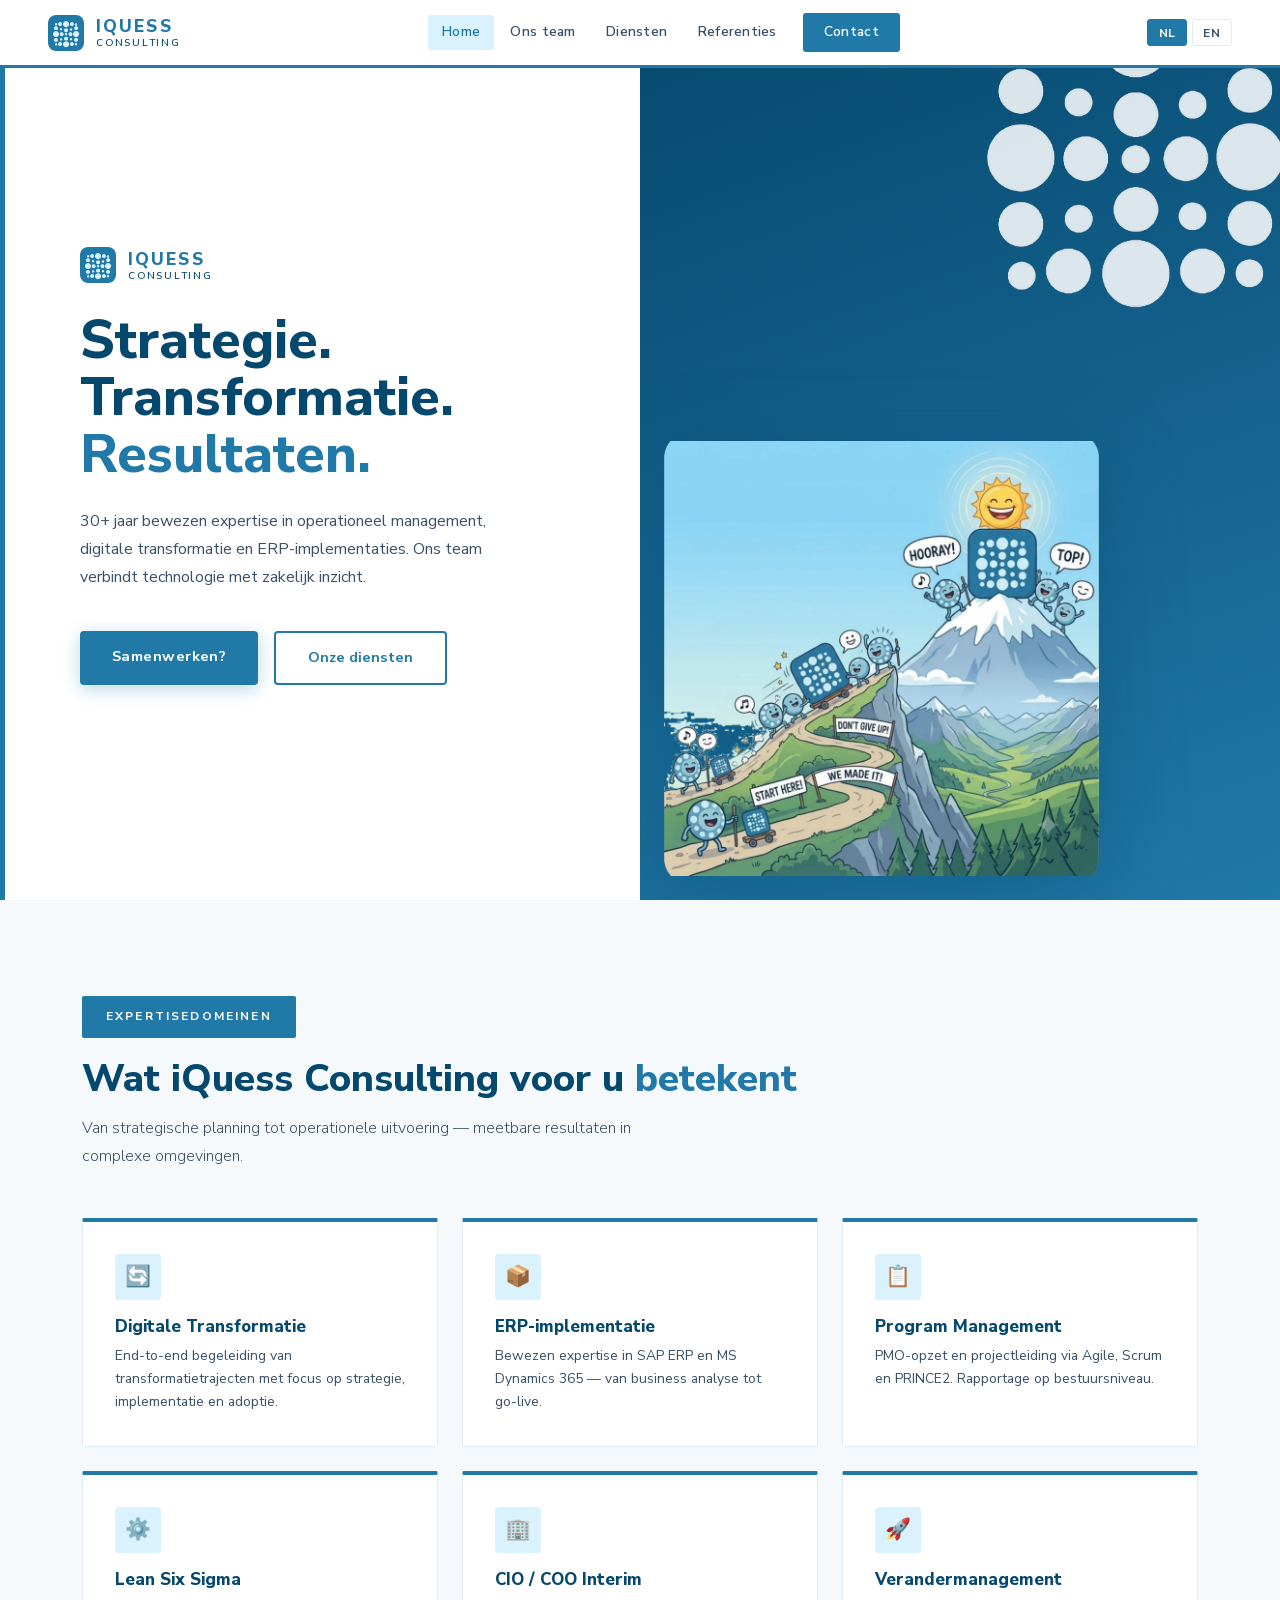
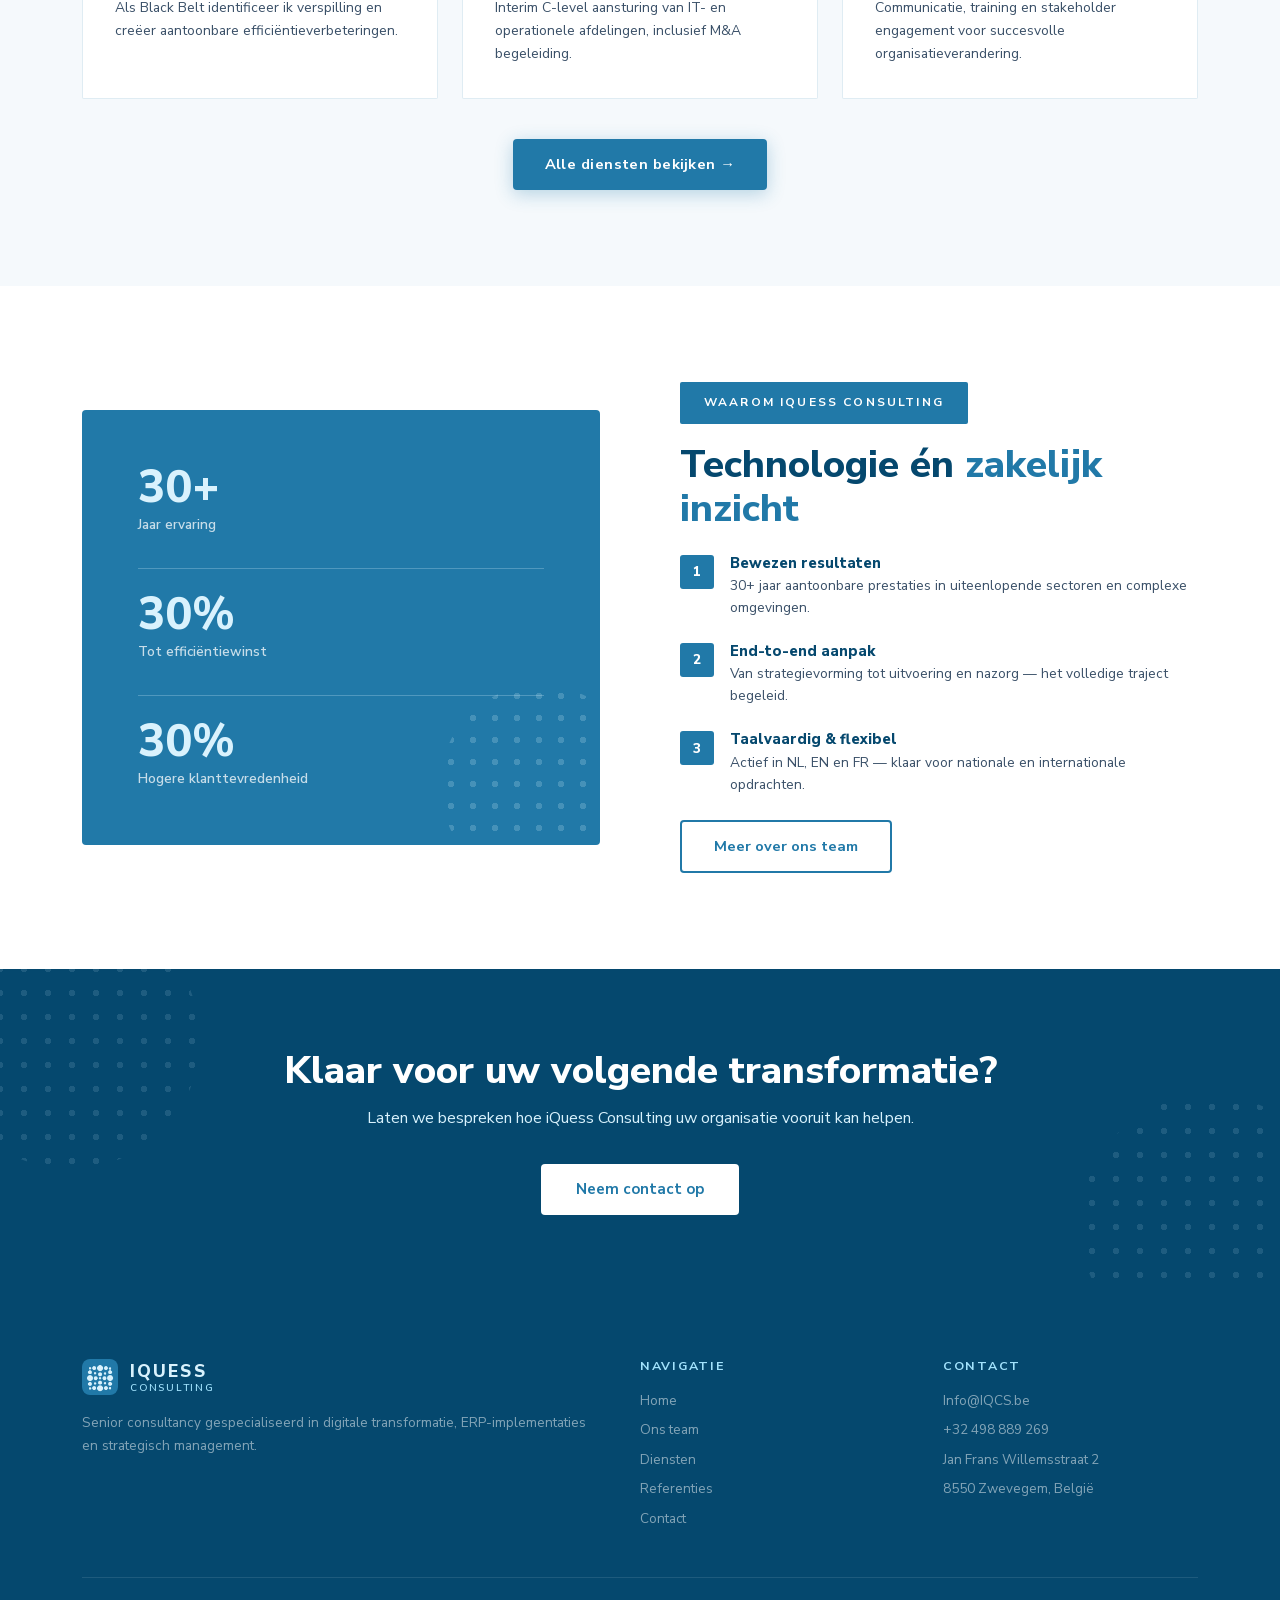
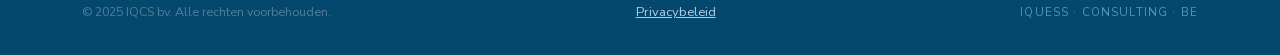
<file: index.html>
<!DOCTYPE html>
<html lang="nl">
<head>
<meta charset="UTF-8">
<meta name="viewport" content="width=device-width, initial-scale=1.0">
<title data-nl="iQuess Consulting bv – Senior Management & Digitale Transformatie" data-en="iQuess Consulting bv – Senior Management & Digital Transformation">iQuess Consulting bv – Senior Management & Digitale Transformatie</title>
<meta name="description" content="iQuess Consulting bv — senior interim management, digitale transformatie en ERP-implementaties door Wim Verfaille, 30+ jaar ervaring. Zwevegem, België.">
<link rel="canonical" href="https://iqcs.be/">
<meta property="og:type" content="website">
<meta property="og:site_name" content="iQuess Consulting bv">
<meta property="og:locale" content="nl_BE">
<meta property="og:url" content="https://iqcs.be/">
<meta property="og:title" content="iQuess Consulting bv – Senior Management & Digitale Transformatie">
<meta property="og:description" content="iQuess Consulting bv — senior interim management, digitale transformatie en ERP-implementaties door Wim Verfaille, 30+ jaar ervaring. Zwevegem, België.">
<meta property="og:image" content="https://iqcs.be/images/logo.png">
<link rel="icon" type="image/x-icon" href="images/favicon.ico">
<link rel="icon" type="image/png" sizes="32x32" href="images/favicon-32x32.png">
<link rel="icon" type="image/png" sizes="16x16" href="images/favicon-16x16.png">
<link rel="apple-touch-icon" sizes="180x180" href="images/apple-touch-icon.png">
<link rel="stylesheet" href="style.css">
<style>
/* ── HERO ── */
.hero {
  min-height: 100vh;
  display: grid; grid-template-columns: 1fr 1fr;
  position: relative; overflow: hidden;
}
.hero-left {
  display: flex; flex-direction: column; justify-content: center;
  padding: 8rem 4rem 4rem 5rem;
  animation: fadeUp 0.9s 0.2s ease both;
  background: var(--iqcs-wit);
  position: relative; z-index: 2;
}
/* Blauwe verticale accentbalk links — brand element */
.hero-left::before {
  content: ''; position: absolute; left: 0; top: 0; bottom: 0;
  width: 5px; background: var(--iqcs-blauw);
}

.hero-company { margin-bottom: 1.8rem; }

.hero-title {
  font-size: clamp(2.6rem, 4.2vw, 4.2rem); font-weight: 900;
  color: var(--iqcs-donker); line-height: 1.06; margin-bottom: 1.5rem;
}
.hero-title span { color: var(--iqcs-blauw); }

.hero-sub {
  font-size: 1rem; font-weight: 400; line-height: 1.75;
  color: var(--text-mid); max-width: 460px; margin-bottom: 2.5rem;
}
.hero-buttons { display: flex; gap: 1rem; flex-wrap: wrap; margin-bottom: 2rem; }

.hero-illustration {
  position: absolute; left: 1.5rem; bottom: 1.5rem; z-index: 2;
  width: clamp(280px, 34vw, 480px);
  filter: drop-shadow(0 16px 40px rgba(5,72,110,0.4));
  pointer-events: none; display: block;
}

/* Hero rechts — IQCS blauw vlak met stippen motief */
.hero-right {
  background: var(--iqcs-blauw);
  position: relative; overflow: hidden;
  animation: fadeIn 1s 0.4s ease both;
}
.hero-right::before {
  content: '';
  position: absolute; inset: 0;
  background: linear-gradient(160deg, var(--iqcs-donker) 0%, var(--iqcs-blauw) 100%);
}
.hero-dots {
  position: absolute; right: -60px; top: -60px;
  width: clamp(320px, 32vw, 560px);
  aspect-ratio: 1 / 1;
  background-image: url('images/dots-pattern.png');
  background-size: contain; background-repeat: no-repeat;
  opacity: 0.85; pointer-events: none;
}
.hero-dots .d { display: none; }

.hero-team {
  position: absolute; bottom: 2.5rem; left: 50%; transform: translateX(-50%);
  width: 82%; display: flex; flex-direction: column; gap: 0.8rem;
}
.hero-team-label {
  font-size: 0.75rem; font-weight: 700; letter-spacing: 0.18em;
  text-transform: uppercase; color: var(--iqcs-licht);
}
.hero-card {
  position: relative;
  background: rgba(255,255,255,0.1);
  backdrop-filter: blur(20px);
  border: 1px solid rgba(217,242,253,0.3);
  border-radius: 4px; padding: 1.8rem 2.2rem;
  color: var(--iqcs-wit);
}
/* Blauwe top-balk op card — brand element */
.hero-card::before {
  content: ''; position: absolute; top: 0; left: 0; right: 0; height: 3px;
  background: var(--iqcs-licht);
}
.hero-card-name {
  font-size: 1.4rem; font-weight: 900; margin-bottom: 0.25rem;
  letter-spacing: 0.01em;
}
.hero-card-title { font-size: 0.8rem; color: var(--iqcs-licht); letter-spacing: 0.04em; }
.hero-card-tags { display: flex; flex-wrap: wrap; gap: 0.4rem; margin-top: 1.1rem; }
.hero-card-tag {
  background: rgba(217,242,253,0.18); border: 1px solid rgba(217,242,253,0.3);
  border-radius: 2px; padding: 0.25rem 0.7rem;
  font-size: 0.72rem; font-weight: 700; letter-spacing: 0.04em;
}
/* Compact placeholder-blok voor toekomstige consultants — zelfde kaartstijl, leeg, niet-klikbaar */
.hero-card-more {
  position: relative;
  min-height: 44px;
  background: rgba(255,255,255,0.1);
  backdrop-filter: blur(20px);
  border: 1px solid rgba(217,242,253,0.3);
  border-radius: 4px;
}
.hero-card-more::before {
  content: ''; position: absolute; top: 0; left: 0; right: 0; height: 3px;
  background: rgba(217,242,253,0.5);
}

/* ── DIENSTEN ── */
.diensten { padding: 6rem 0; background: var(--iqcs-bg-licht); }
.diensten-grid { display: grid; grid-template-columns: repeat(3,1fr); gap: 1.5rem; }
.dienst-card {
  background: var(--iqcs-wit);
  border: 1px solid var(--border);
  border-top: 4px solid var(--iqcs-blauw);
  padding: 2rem; border-radius: 2px;
  transition: transform 0.25s, box-shadow 0.25s;
}
.dienst-card:hover { transform: translateY(-5px); box-shadow: 0 14px 44px rgba(33,121,168,0.13); }
.dienst-icon {
  width: 46px; height: 46px; background: var(--iqcs-licht);
  border-radius: 4px; display: flex; align-items: center; justify-content: center;
  font-size: 1.3rem; margin-bottom: 1.1rem;
}
.dienst-title { font-size: 1.05rem; font-weight: 800; color: var(--iqcs-donker); margin-bottom: 0.5rem; }
.dienst-desc { font-size: 0.87rem; font-weight: 400; color: var(--text-mid); line-height: 1.65; }

/* ── WAAROM IQCS ── */
.waarom { padding: 6rem 0; background: var(--iqcs-wit); }
.waarom-grid { display: grid; grid-template-columns: 1fr 1fr; gap: 5rem; align-items: center; }

/* Blauw info-blok links */
.waarom-visual {
  background: var(--iqcs-blauw);
  border-radius: 4px; padding: 3.5rem;
  color: var(--iqcs-wit); position: relative; overflow: hidden;
}
.waarom-visual::after {
  content: '';
  position: absolute; bottom: -40px; right: -40px;
  width: 200px; height: 200px;
  background-image: radial-gradient(circle, rgba(217,242,253,0.2) 3px, transparent 3px);
  background-size: 22px 22px; border-radius: 50%;
}
.wv-stat { margin-bottom: 2rem; }
.wv-stat:last-child { margin-bottom: 0; }
.wv-num { font-size: 2.8rem; font-weight: 900; color: var(--iqcs-licht); line-height: 1; }
.wv-label { font-size: 0.85rem; color: rgba(255,255,255,0.75); margin-top: 0.2rem; font-weight: 600; }
.wv-divider { height: 1px; background: rgba(217,242,253,0.25); margin: 1.5rem 0; }

.waarom-content .section-title { margin-bottom: 1.5rem; }
.w-punt { display: flex; gap: 1rem; margin-bottom: 1.5rem; }
.w-punt-icon {
  width: 34px; height: 34px; background: var(--iqcs-blauw); border-radius: 3px;
  display: flex; align-items: center; justify-content: center;
  color: var(--iqcs-wit); font-size: 0.85rem; font-weight: 900; flex-shrink: 0;
}
.w-punt h4 { font-size: 0.92rem; font-weight: 800; color: var(--iqcs-donker); margin-bottom: 0.2rem; }
.w-punt p { font-size: 0.86rem; color: var(--text-mid); line-height: 1.6; }

/* ── CTA BANNER ── */
.cta-banner {
  background: var(--iqcs-donker); padding: 5rem 0;
  text-align: center; color: var(--iqcs-wit);
  position: relative; overflow: hidden;
}
.cta-banner::before {
  content: '';
  position: absolute; left: -60px; top: -60px;
  width: 260px; height: 260px;
  background-image: radial-gradient(circle, rgba(217,242,253,0.12) 3px, transparent 3px);
  background-size: 24px 24px; border-radius: 50%;
}
.cta-banner::after {
  content: '';
  position: absolute; right: -60px; bottom: -60px;
  width: 260px; height: 260px;
  background-image: radial-gradient(circle, rgba(217,242,253,0.12) 3px, transparent 3px);
  background-size: 24px 24px; border-radius: 50%;
}
.cta-banner h2 { font-size: clamp(1.8rem,3vw,2.5rem); margin-bottom: 0.8rem; position: relative; }
.cta-banner p { font-size: 1rem; color: var(--iqcs-licht); margin-bottom: 2rem; position: relative; }

@keyframes fadeUp { from{opacity:0;transform:translateY(28px)} to{opacity:1;transform:translateY(0)} }
@keyframes fadeIn { from{opacity:0} to{opacity:1} }

@media (max-width:900px) {
  .hero { grid-template-columns:1fr; }
  .hero-left { padding: 7rem 1.5rem 3rem; }
  .hero-right { min-height: 320px; }
  .hero-dots { width: 260px; }
  .hero-illustration { width: clamp(160px, 45vw, 260px); left: 1rem; bottom: 1rem; }
  .diensten-grid { grid-template-columns:1fr; }
  .waarom-grid { grid-template-columns:1fr; }
}
</style>
</head>
<body>

<a href="#main" class="skip-link" data-nl="Ga naar hoofdinhoud" data-en="Skip to main content">Ga naar hoofdinhoud</a>

<div id="nav-container"></div>
<noscript>
  <nav class="noscript-nav">
    <a href="index.html">Home</a>
    <a href="about.html">Ons team</a>
    <a href="services.html">Diensten</a>
    <a href="cases.html">Referenties</a>
    <a href="contact.html">Contact</a>
  </nav>
</noscript>

<!-- HERO -->
<section class="hero" id="main">
  <div class="hero-left">
    <div class="hero-company brand-lockup">
      <img src="images/logo.png" alt="iQuess Consulting Logo">
      <div class="brand-lockup-text">
        <span class="brand-lockup-main">IQUESS</span>
        <span class="brand-lockup-sub">Consulting</span>
      </div>
    </div>
    <h1 class="hero-title" data-nl="Strategie.<br>Transformatie.<br><span>Resultaten.</span>" data-en="Strategy.<br>Transformation.<br><span>Results.</span>">Strategie.<br>Transformatie.<br><span>Resultaten.</span></h1>
    <p class="hero-sub" data-nl="30+ jaar bewezen expertise in operationeel management, digitale transformatie en ERP-implementaties. Ons team verbindt technologie met zakelijk inzicht." data-en="30+ years of proven expertise in operational management, digital transformation and ERP implementations. Our team connects technology with business insight.">30+ jaar bewezen expertise in operationeel management, digitale transformatie en ERP-implementaties. Ons team verbindt technologie met zakelijk inzicht.</p>
    <div class="hero-buttons">
      <a href="contact.html" class="btn-primary" data-nl="Samenwerken?" data-en="Let's work together?">Samenwerken?</a>
      <a href="services.html" class="btn-outline" data-nl="Onze diensten" data-en="Our services">Onze diensten</a>
    </div>
  </div>

  <div class="hero-right">
    <div class="hero-dots">
      <div class="d" style="width:20px;height:20px"></div><div class="d" style="width:40px;height:40px;animation-delay:.4s"></div><div class="d" style="width:17px;height:17px;animation-delay:.8s"></div><div class="d" style="width:28px;height:28px;animation-delay:1.2s"></div><div class="d" style="width:22px;height:22px;animation-delay:.2s"></div>
      <div class="d" style="width:45px;height:45px;animation-delay:.3s"></div><div class="d" style="width:14px;height:14px;animation-delay:.7s"></div><div class="d" style="width:34px;height:34px;animation-delay:1.1s"></div><div class="d" style="width:11px;height:11px;animation-delay:.5s"></div><div class="d" style="width:25px;height:25px;animation-delay:.9s"></div>
      <div class="d" style="width:31px;height:31px;animation-delay:.6s"></div><div class="d" style="width:50px;height:50px;animation-delay:0s"></div><div class="d" style="width:14px;height:14px;animation-delay:1s"></div><div class="d" style="width:36px;height:36px;animation-delay:.4s"></div><div class="d" style="width:20px;height:20px;animation-delay:.8s"></div>
    </div>
    <img class="hero-illustration" src="images/hero-illustration.webp" alt="" aria-hidden="true">
  </div>
</section>

<!-- DIENSTEN -->
<section class="diensten">
  <div class="container">
    <div class="reveal">
      <div class="header-bar" data-nl="Expertisedomeinen" data-en="Areas of expertise">Expertisedomeinen</div>
      <h2 class="section-title" data-nl="Wat iQuess Consulting voor u <span>betekent</span>" data-en="What iQuess Consulting can do <span>for you</span>">Wat iQuess Consulting voor u <span>betekent</span></h2>
      <p class="section-sub" data-nl="Van strategische planning tot operationele uitvoering — meetbare resultaten in complexe omgevingen." data-en="From strategic planning to operational execution — measurable results in complex environments.">Van strategische planning tot operationele uitvoering — meetbare resultaten in complexe omgevingen.</p>
    </div>
    <div class="diensten-grid">
      <div class="dienst-card reveal"><div class="dienst-icon" aria-hidden="true">🔄</div><h3 class="dienst-title" data-nl="Digitale Transformatie" data-en="Digital Transformation">Digitale Transformatie</h3><p class="dienst-desc" data-nl="End-to-end begeleiding van transformatietrajecten met focus op strategie, implementatie en adoptie." data-en="End-to-end guidance of transformation journeys with focus on strategy, implementation and adoption.">End-to-end begeleiding van transformatietrajecten met focus op strategie, implementatie en adoptie.</p></div>
      <div class="dienst-card reveal"><div class="dienst-icon" aria-hidden="true">📦</div><h3 class="dienst-title" data-nl="ERP-implementatie" data-en="ERP Implementation">ERP-implementatie</h3><p class="dienst-desc" data-nl="Bewezen expertise in SAP ERP en MS Dynamics 365 — van business analyse tot go-live." data-en="Proven expertise in SAP ERP and MS Dynamics 365 — from business analysis to go-live.">Bewezen expertise in SAP ERP en MS Dynamics 365 — van business analyse tot go-live.</p></div>
      <div class="dienst-card reveal"><div class="dienst-icon" aria-hidden="true">📋</div><h3 class="dienst-title" data-nl="Program Management" data-en="Program Management">Program Management</h3><p class="dienst-desc" data-nl="PMO-opzet en projectleiding via Agile, Scrum en PRINCE2. Rapportage op bestuursniveau." data-en="PMO setup and project leadership via Agile, Scrum and PRINCE2. Board-level reporting.">PMO-opzet en projectleiding via Agile, Scrum en PRINCE2. Rapportage op bestuursniveau.</p></div>
      <div class="dienst-card reveal"><div class="dienst-icon" aria-hidden="true">⚙️</div><h3 class="dienst-title" data-nl="Lean Six Sigma" data-en="Lean Six Sigma">Lean Six Sigma</h3><p class="dienst-desc" data-nl="Als Black Belt identificeer ik verspilling en creëer aantoonbare efficiëntieverbeteringen." data-en="As a Black Belt I identify waste and create demonstrable efficiency improvements.">Als Black Belt identificeer ik verspilling en creëer aantoonbare efficiëntieverbeteringen.</p></div>
      <div class="dienst-card reveal"><div class="dienst-icon" aria-hidden="true">🏢</div><h3 class="dienst-title" data-nl="CIO / COO Interim" data-en="CIO / COO Interim">CIO / COO Interim</h3><p class="dienst-desc" data-nl="Interim C-level aansturing van IT- en operationele afdelingen, inclusief M&A begeleiding." data-en="Interim C-level management of IT and operational departments, including M&A guidance.">Interim C-level aansturing van IT- en operationele afdelingen, inclusief M&A begeleiding.</p></div>
      <div class="dienst-card reveal"><div class="dienst-icon" aria-hidden="true">🚀</div><h3 class="dienst-title" data-nl="Verandermanagement" data-en="Change Management">Verandermanagement</h3><p class="dienst-desc" data-nl="Communicatie, training en stakeholder engagement voor succesvolle organisatieverandering." data-en="Communication, training and stakeholder engagement for successful organisational change.">Communicatie, training en stakeholder engagement voor succesvolle organisatieverandering.</p></div>
    </div>
    <div style="text-align:center;margin-top:2.5rem" class="reveal">
      <a href="services.html" class="btn-primary" data-nl="Alle diensten bekijken →" data-en="View all services →">Alle diensten bekijken →</a>
    </div>
  </div>
</section>

<!-- WAAROM IQCS -->
<section class="waarom">
  <div class="container">
    <div class="waarom-grid">
      <div class="waarom-visual reveal">
        <div class="wv-stat"><div class="wv-num">30+</div><div class="wv-label" data-nl="Jaar ervaring" data-en="Years of experience">Jaar ervaring</div></div>
        <div class="wv-divider"></div>
        <div class="wv-stat"><div class="wv-num">30%</div><div class="wv-label" data-nl="Tot efficiëntiewinst" data-en="Up to efficiency gain">Tot efficiëntiewinst</div></div>
        <div class="wv-divider"></div>
        <div class="wv-stat"><div class="wv-num">30%</div><div class="wv-label" data-nl="Hogere klanttevredenheid" data-en="Higher customer satisfaction">Hogere klanttevredenheid</div></div>
      </div>
      <div class="waarom-content reveal">
        <div class="header-bar" data-nl="Waarom iQuess Consulting" data-en="Why iQuess Consulting">Waarom iQuess Consulting</div>
        <h2 class="section-title" data-nl="Technologie én <span>zakelijk inzicht</span>" data-en="Technology and <span>business insight</span>">Technologie én <span>zakelijk inzicht</span></h2>
        <div class="w-punt"><div class="w-punt-icon" aria-hidden="true">1</div><div><h4 data-nl="Bewezen resultaten" data-en="Proven results">Bewezen resultaten</h4><p data-nl="30+ jaar aantoonbare prestaties in uiteenlopende sectoren en complexe omgevingen." data-en="30+ years of demonstrable achievements across diverse sectors and complex environments.">30+ jaar aantoonbare prestaties in uiteenlopende sectoren en complexe omgevingen.</p></div></div>
        <div class="w-punt"><div class="w-punt-icon" aria-hidden="true">2</div><div><h4 data-nl="End-to-end aanpak" data-en="End-to-end approach">End-to-end aanpak</h4><p data-nl="Van strategievorming tot uitvoering en nazorg — het volledige traject begeleid." data-en="From strategy to execution and follow-up — the complete journey guided.">Van strategievorming tot uitvoering en nazorg — het volledige traject begeleid.</p></div></div>
        <div class="w-punt"><div class="w-punt-icon" aria-hidden="true">3</div><div><h4 data-nl="Taalvaardig & flexibel" data-en="Multilingual & flexible">Taalvaardig & flexibel</h4><p data-nl="Actief in NL, EN en FR — klaar voor nationale en internationale opdrachten." data-en="Active in NL, EN and FR — ready for national and international assignments.">Actief in NL, EN en FR — klaar voor nationale en internationale opdrachten.</p></div></div>
        <a href="about.html" class="btn-outline" data-nl="Meer over ons team" data-en="More about our team">Meer over ons team</a>
      </div>
    </div>
  </div>
</section>

<!-- CTA -->
<section class="cta-banner">
  <div class="container reveal">
    <h2 data-nl="Klaar voor uw volgende transformatie?" data-en="Ready for your next transformation?">Klaar voor uw volgende transformatie?</h2>
    <p data-nl="Laten we bespreken hoe iQuess Consulting uw organisatie vooruit kan helpen." data-en="Let's discuss how iQuess Consulting can help your organisation move forward.">Laten we bespreken hoe iQuess Consulting uw organisatie vooruit kan helpen.</p>
    <a href="contact.html" class="btn-white" data-nl="Neem contact op" data-en="Get in touch">Neem contact op</a>
  </div>
</section>

<div id="footer-container"></div>
<script src="nav-footer.js"></script>
<script src="main.js"></script>
<script>
  document.getElementById('nav-container').innerHTML = getNavHTML('index.html');
  document.getElementById('footer-container').innerHTML = getFooterHTML();
</script>
</body>
</html>
</file>
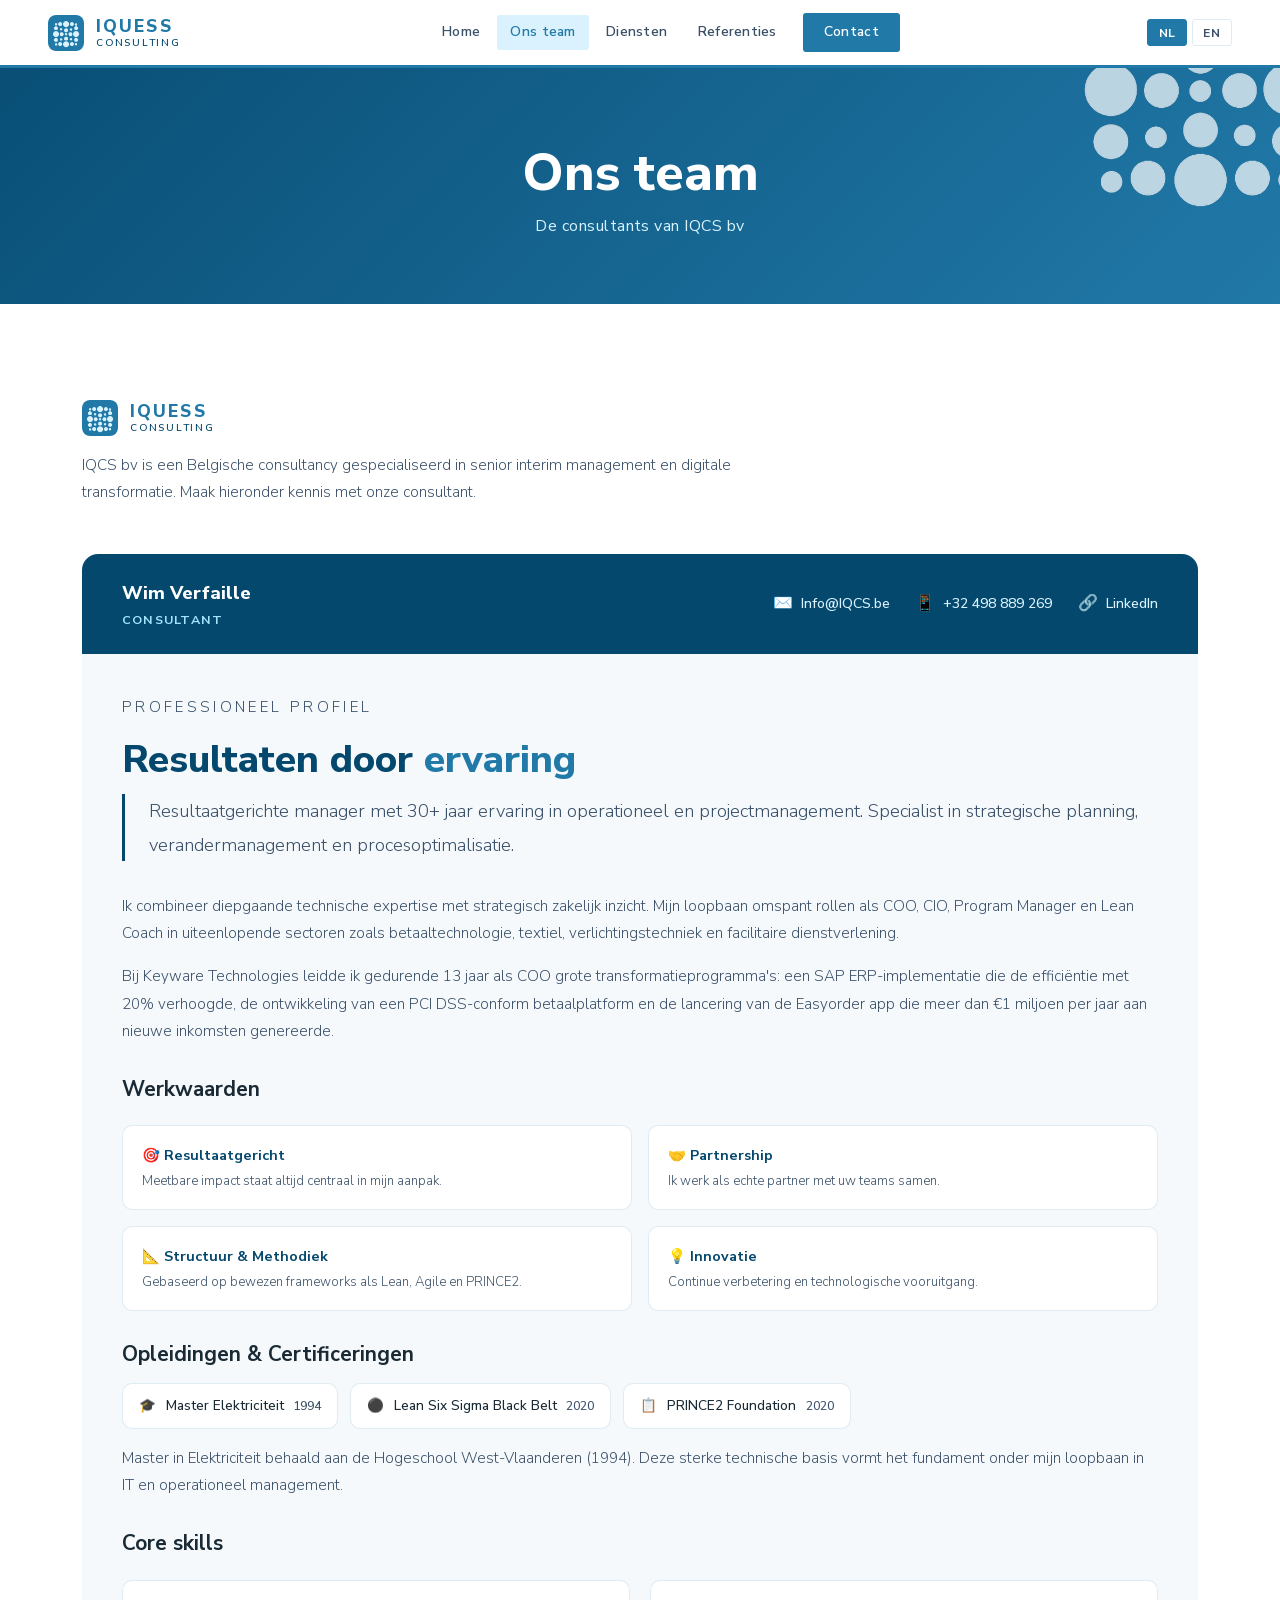
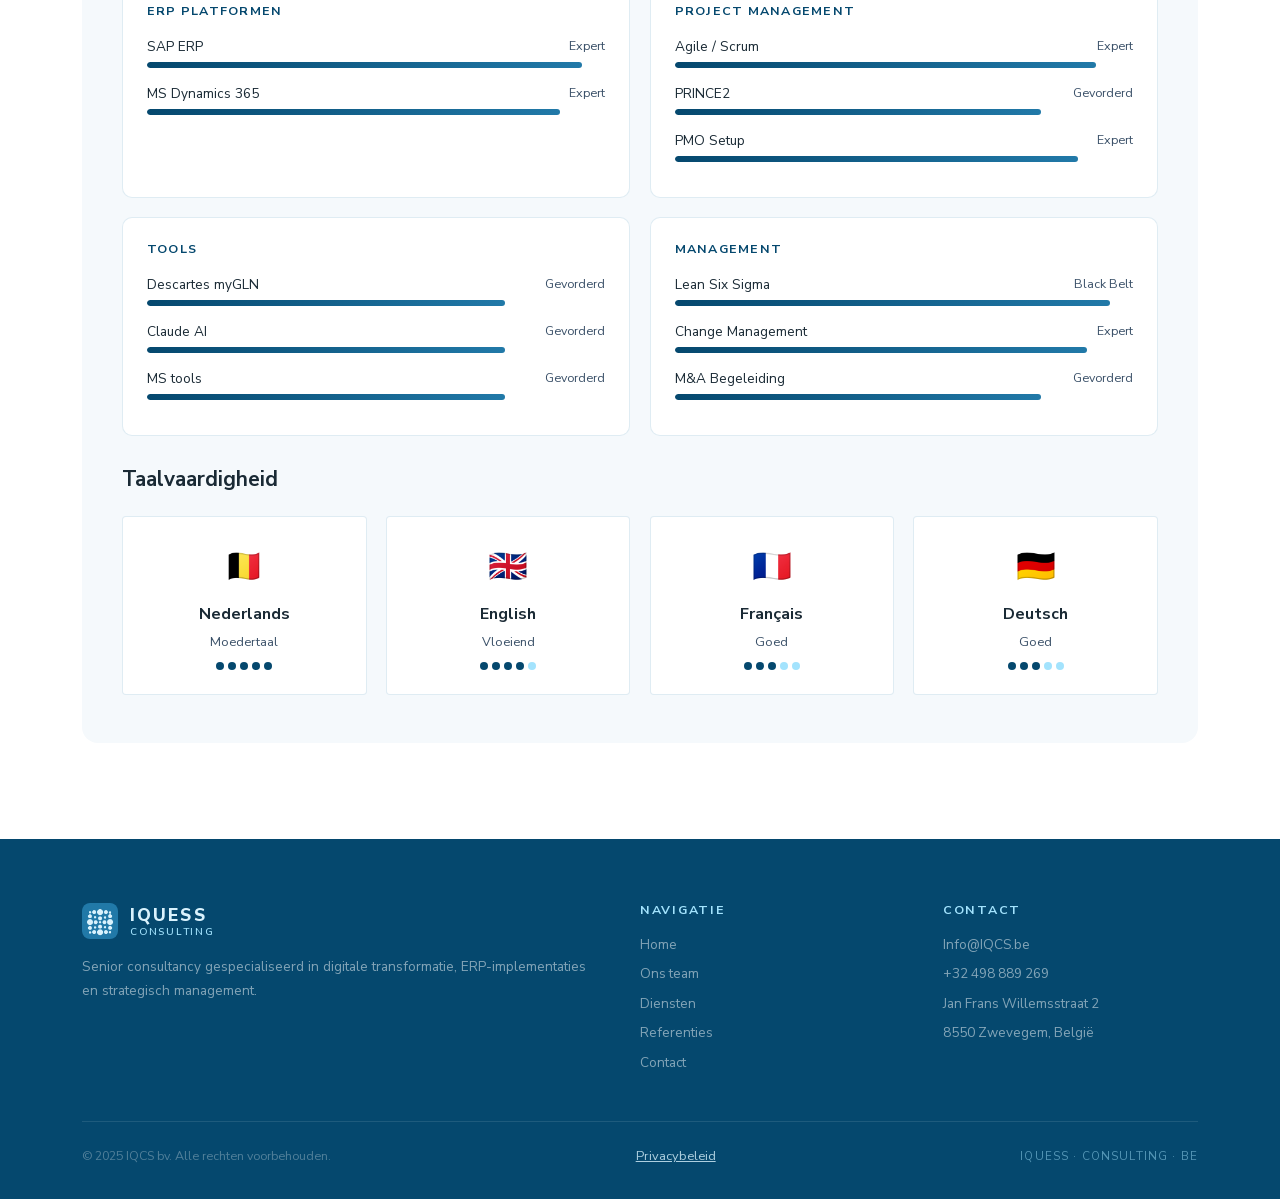
<file: about.html>
<!DOCTYPE html>
<html lang="nl">
<head>
<meta charset="UTF-8">
<meta name="viewport" content="width=device-width, initial-scale=1.0">
<title data-nl="Ons team – IQCS bv" data-en="Our team – IQCS bv">Ons team – IQCS bv</title>
<meta name="description" content="Maak kennis met het team van IQCS bv, met senior consultant Wim Verfaille — 30+ jaar ervaring in management, digitale transformatie en procesoptimalisatie.">
<link rel="canonical" href="https://iqcs.be/about.html">
<meta property="og:type" content="website">
<meta property="og:site_name" content="iQuess Consulting bv">
<meta property="og:locale" content="nl_BE">
<meta property="og:url" content="https://iqcs.be/about.html">
<meta property="og:title" content="Ons team – IQCS bv">
<meta property="og:description" content="Maak kennis met het team van IQCS bv, met senior consultant Wim Verfaille — 30+ jaar ervaring in management, digitale transformatie en procesoptimalisatie.">
<meta property="og:image" content="https://iqcs.be/images/logo.png">
<link rel="icon" type="image/x-icon" href="images/favicon.ico">
<link rel="icon" type="image/png" sizes="32x32" href="images/favicon-32x32.png">
<link rel="icon" type="image/png" sizes="16x16" href="images/favicon-16x16.png">
<link rel="apple-touch-icon" sizes="180x180" href="images/apple-touch-icon.png">
<link rel="stylesheet" href="style.css">
<style>
.about-intro { padding: 6rem 0; background: var(--iqcs-wit); }

.profile-card {
  background: var(--iqcs-bg-licht);
  border-radius: 16px;
  overflow: hidden;
}
.profile-card-body { padding: 2.5rem 2.5rem 3rem; }
.profile-bar {
  display: flex; justify-content: space-between; align-items: center; flex-wrap: wrap;
  gap: 1rem;
  background: var(--iqcs-donker);
  padding: 1.5rem 2.5rem;
}
.profile-name { font-weight: 800; color: var(--iqcs-wit); font-size: 1.15rem; }
.profile-role {
  font-size: 0.78rem; font-weight: 700; letter-spacing: 0.1em;
  text-transform: uppercase; color: var(--iqcs-midden); margin-top: 0.15rem;
}
.profile-contacts { display: flex; flex-wrap: wrap; gap: 1.6rem; }
.profile-contacts a {
  display: flex; align-items: center; gap: 0.5rem;
  font-size: 0.88rem; font-weight: 500; color: var(--iqcs-licht);
}
.profile-contacts a:hover { color: var(--iqcs-wit); }
.profile-contact-icon { font-size: 1rem; }

.about-content .lead {
  font-size: 1.15rem; font-weight: 300; line-height: 1.8;
  color: var(--text-mid); margin-bottom: 2rem;
  border-left: 3px solid var(--iqcs-donker); padding-left: 1.5rem;
}
.about-content h3 { font-size: 1.3rem; font-weight: 700; color: var(--text-body); margin: 2rem 0 0.8rem; }
.about-content p { font-size: 0.95rem; font-weight: 300; color: var(--text-mid); line-height: 1.8; margin-bottom: 1rem; }

.values-grid { display: grid; grid-template-columns: 1fr 1fr; gap: 1rem; margin: 1.5rem 0; }
.value-item { background: var(--iqcs-wit); border: 1.5px solid var(--border); border-radius: 10px; padding: 1.1rem 1.2rem; }
.value-title { font-size: 0.9rem; font-weight: 700; color: var(--iqcs-donker); margin-bottom: 0.3rem; }
.value-desc { font-size: 0.82rem; font-weight: 300; color: var(--text-mid); line-height: 1.5; }

.certs-row { display: flex; flex-wrap: wrap; gap: 0.75rem; margin-top: 1rem; }
.cert-badge {
  background: var(--iqcs-wit); border: 1.5px solid var(--border);
  border-radius: 10px; padding: 0.7rem 1rem;
  display: flex; align-items: center; gap: 0.6rem;
  font-size: 0.85rem; font-weight: 500; color: var(--text-body);
}
.cert-badge .year { color: var(--text-mid); font-size: 0.78rem; }

.skills-grid { display: grid; grid-template-columns: 1fr 1fr; gap: 1.2rem; margin-top: 1.5rem; }
.skill-group {
  background: var(--iqcs-wit); border: 1.5px solid var(--border);
  border-radius: 10px; padding: 1.3rem 1.5rem;
}
.skill-group-title {
  font-size: 0.78rem; font-weight: 700; letter-spacing: 0.1em; text-transform: uppercase;
  color: var(--iqcs-donker); margin-bottom: 0.9rem;
}
.skill-bar-item { margin-bottom: 0.9rem; }
.skill-bar-label { display: flex; justify-content: space-between; font-size: 0.85rem; color: var(--text-body); margin-bottom: 0.3rem; }
.skill-bar-label span { color: var(--text-mid); font-size: 0.78rem; }
.skill-bar-track { height: 6px; background: var(--iqcs-wit); border-radius: 3px; overflow: hidden; }
.skill-bar-fill { height: 100%; background: linear-gradient(90deg, var(--iqcs-donker), var(--iqcs-blauw)); border-radius: 3px; transition: width 1.2s ease; width: 0; }

.lang-grid { display: grid; grid-template-columns: repeat(4, 1fr); gap: 1.2rem; margin-top: 1.5rem; }
.lang-card { background: var(--iqcs-wit); border-radius: 4px; padding: 1.5rem; text-align: center; border: 1px solid var(--border); }
.lang-flag { font-size: 2rem; margin-bottom: 0.6rem; }
.lang-name { font-family: 'Nunito Sans', sans-serif; font-size: 1rem; font-weight: 700; color: var(--text-body); margin-bottom: 0.3rem; }
.lang-level { font-size: 0.8rem; color: var(--text-mid); }
.lang-dots { display: flex; gap: 4px; justify-content: center; margin-top: 0.6rem; }
.lang-dot { width: 8px; height: 8px; background: var(--iqcs-midden); border-radius: 50%; }
.lang-dot.filled { background: var(--iqcs-donker); }

@media (max-width: 900px) {
  .profile-bar { flex-direction: column; align-items: flex-start; }
  .values-grid { grid-template-columns: 1fr; }
  .lang-grid { grid-template-columns: 1fr 1fr; }
}
@media (max-width: 560px) {
  .profile-card-body { padding: 1.8rem 1.4rem 2.2rem; }
  .profile-bar { padding: 1.2rem 1.4rem; }
  .skills-grid { grid-template-columns: 1fr; }
}
</style>
</head>
<body>

<a href="#main" class="skip-link" data-nl="Ga naar hoofdinhoud" data-en="Skip to main content">Ga naar hoofdinhoud</a>

<div id="nav-container"></div>
<noscript>
  <nav class="noscript-nav">
    <a href="index.html">Home</a>
    <a href="about.html">Ons team</a>
    <a href="services.html">Diensten</a>
    <a href="cases.html">Referenties</a>
    <a href="contact.html">Contact</a>
  </nav>
</noscript>

<div class="page-hero" id="main">
  <h1 data-nl="Ons team" data-en="Our team">Ons team</h1>
  <p data-nl="De consultants van IQCS bv" data-en="The consultants of IQCS bv">De consultants van IQCS bv</p>
</div>

<section class="about-intro">
  <div class="container">
    <div class="reveal" style="max-width:720px;margin-bottom:3rem;">
      <div class="brand-lockup" style="margin-bottom:1rem;">
        <img src="images/logo.png" alt="iQuess Consulting Logo">
        <div class="brand-lockup-text">
          <span class="brand-lockup-main">IQUESS</span>
          <span class="brand-lockup-sub">Consulting</span>
        </div>
      </div>
      <p style="font-size:0.95rem;font-weight:300;color:var(--text-mid);line-height:1.8;" data-nl="IQCS bv is een Belgische consultancy gespecialiseerd in senior interim management en digitale transformatie. Maak hieronder kennis met onze consultant." data-en="IQCS bv is a Belgian consultancy specialising in senior interim management and digital transformation. Meet our consultant below.">IQCS bv is een Belgische consultancy gespecialiseerd in senior interim management en digitale transformatie. Maak hieronder kennis met onze consultant.</p>
    </div>

    <div class="profile-card reveal">
      <div class="profile-bar">
        <div>
          <div class="profile-name">Wim Verfaille</div>
          <div class="profile-role" data-nl="Consultant" data-en="Consultant">Consultant</div>
        </div>
        <div class="profile-contacts">
          <a href="mailto:Info@IQCS.be"><span class="profile-contact-icon" aria-hidden="true">✉️</span> Info@IQCS.be</a>
          <a href="tel:+32498889269"><span class="profile-contact-icon" aria-hidden="true">📱</span> +32 498 889 269</a>
          <a href="https://www.linkedin.com/in/wim-verfaille-2b8ba11/" target="_blank" rel="noopener"><span class="profile-contact-icon" aria-hidden="true">🔗</span> LinkedIn</a>
        </div>
      </div>

      <div class="profile-card-body">
      <div class="about-content">
        <div class="reveal">
          <p class="section-label" data-nl="Professioneel profiel" data-en="Professional profile">Professioneel profiel</p>
          <h2 class="section-title" data-nl="Resultaten door <span>ervaring</span>" data-en="Results through <span>experience</span>">Resultaten door <span>ervaring</span></h2>
          <p class="lead" data-nl="Resultaatgerichte manager met 30+ jaar ervaring in operationeel en projectmanagement. Specialist in strategische planning, verandermanagement en procesoptimalisatie." data-en="Results-driven manager with 30+ years of experience in operational and project management. Specialist in strategic planning, change management and process optimisation.">Resultaatgerichte manager met 30+ jaar ervaring in operationeel en projectmanagement. Specialist in strategische planning, verandermanagement en procesoptimalisatie.</p>
        </div>
        <div class="reveal">
          <p data-nl="Ik combineer diepgaande technische expertise met strategisch zakelijk inzicht. Mijn loopbaan omspant rollen als COO, CIO, Program Manager en Lean Coach in uiteenlopende sectoren zoals betaaltechnologie, textiel, verlichtingstechniek en facilitaire dienstverlening." data-en="I combine deep technical expertise with strategic business insight. My career spans roles as COO, CIO, Program Manager and Lean Coach across diverse sectors including payment technology, textiles, lighting technology and facility services.">Ik combineer diepgaande technische expertise met strategisch zakelijk inzicht. Mijn loopbaan omspant rollen als COO, CIO, Program Manager en Lean Coach in uiteenlopende sectoren zoals betaaltechnologie, textiel, verlichtingstechniek en facilitaire dienstverlening.</p>
          <p data-nl="Bij Keyware Technologies leidde ik gedurende 13 jaar als COO grote transformatieprogramma's: een SAP ERP-implementatie die de efficiëntie met 20% verhoogde, de ontwikkeling van een PCI DSS-conform betaalplatform en de lancering van de Easyorder app die meer dan €1 miljoen per jaar aan nieuwe inkomsten genereerde." data-en="At Keyware Technologies I led major transformation programmes for 13 years as COO: a SAP ERP implementation that increased efficiency by 20%, the development of a PCI DSS-compliant payment platform, and the launch of the Easyorder app that generated over €1 million per year in new revenue.">Bij Keyware Technologies leidde ik gedurende 13 jaar als COO grote transformatieprogramma's: een SAP ERP-implementatie die de efficiëntie met 20% verhoogde, de ontwikkeling van een PCI DSS-conform betaalplatform en de lancering van de Easyorder app die meer dan €1 miljoen per jaar aan nieuwe inkomsten genereerde.</p>
        </div>
        <div class="reveal">
          <h3 data-nl="Werkwaarden" data-en="Work values">Werkwaarden</h3>
          <div class="values-grid">
            <div class="value-item">
              <div class="value-title"><span aria-hidden="true">🎯</span> <span data-nl="Resultaatgericht" data-en="Results-oriented">Resultaatgericht</span></div>
              <div class="value-desc" data-nl="Meetbare impact staat altijd centraal in mijn aanpak." data-en="Measurable impact is always central to my approach.">Meetbare impact staat altijd centraal in mijn aanpak.</div>
            </div>
            <div class="value-item">
              <div class="value-title"><span aria-hidden="true">🤝</span> <span data-nl="Partnership" data-en="Partnership">Partnership</span></div>
              <div class="value-desc" data-nl="Ik werk als echte partner met uw teams samen." data-en="I work as a true partner with your teams.">Ik werk als echte partner met uw teams samen.</div>
            </div>
            <div class="value-item">
              <div class="value-title"><span aria-hidden="true">📐</span> <span data-nl="Structuur & Methodiek" data-en="Structure & Methodology">Structuur & Methodiek</span></div>
              <div class="value-desc" data-nl="Gebaseerd op bewezen frameworks als Lean, Agile en PRINCE2." data-en="Based on proven frameworks such as Lean, Agile and PRINCE2.">Gebaseerd op bewezen frameworks als Lean, Agile en PRINCE2.</div>
            </div>
            <div class="value-item">
              <div class="value-title"><span aria-hidden="true">💡</span> <span data-nl="Innovatie" data-en="Innovation">Innovatie</span></div>
              <div class="value-desc" data-nl="Continue verbetering en technologische vooruitgang." data-en="Continuous improvement and technological advancement.">Continue verbetering en technologische vooruitgang.</div>
            </div>
          </div>
        </div>
        <div class="reveal">
          <h3 data-nl="Opleidingen & Certificeringen" data-en="Education & Certifications">Opleidingen & Certificeringen</h3>
          <div class="certs-row">
            <div class="cert-badge"><span aria-hidden="true">🎓</span> Master Elektriciteit <span class="year">1994</span></div>
            <div class="cert-badge"><span aria-hidden="true">⚫</span> Lean Six Sigma Black Belt <span class="year">2020</span></div>
            <div class="cert-badge"><span aria-hidden="true">📋</span> PRINCE2 Foundation <span class="year">2020</span></div>
          </div>
          <p style="margin-top:1rem" data-nl="Master in Elektriciteit behaald aan de Hogeschool West-Vlaanderen (1994). Deze sterke technische basis vormt het fundament onder mijn loopbaan in IT en operationeel management." data-en="Master in Electricity obtained at the Hogeschool West-Vlaanderen (1994). This strong technical foundation underpins my career in IT and operational management.">Master in Elektriciteit behaald aan de Hogeschool West-Vlaanderen (1994). Deze sterke technische basis vormt het fundament onder mijn loopbaan in IT en operationeel management.</p>
        </div>
        <div class="reveal">
          <h3 data-nl="Core skills" data-en="Core skills">Core skills</h3>
          <div class="skills-grid">
            <div class="skill-group">
              <div class="skill-group-title" data-nl="ERP Platformen" data-en="ERP Platforms">ERP Platformen</div>
              <div class="skill-bar-item">
                <div class="skill-bar-label">SAP ERP <span>Expert</span></div>
                <div class="skill-bar-track"><div class="skill-bar-fill" data-width="95"></div></div>
              </div>
              <div class="skill-bar-item">
                <div class="skill-bar-label">MS Dynamics 365 <span>Expert</span></div>
                <div class="skill-bar-track"><div class="skill-bar-fill" data-width="90"></div></div>
              </div>
            </div>
            <div class="skill-group">
              <div class="skill-group-title" data-nl="Project Management" data-en="Project Management">Project Management</div>
              <div class="skill-bar-item">
                <div class="skill-bar-label">Agile / Scrum <span>Expert</span></div>
                <div class="skill-bar-track"><div class="skill-bar-fill" data-width="92"></div></div>
              </div>
              <div class="skill-bar-item">
                <div class="skill-bar-label">PRINCE2 <span>Gevorderd</span></div>
                <div class="skill-bar-track"><div class="skill-bar-fill" data-width="80"></div></div>
              </div>
              <div class="skill-bar-item">
                <div class="skill-bar-label">PMO Setup <span>Expert</span></div>
                <div class="skill-bar-track"><div class="skill-bar-fill" data-width="88"></div></div>
              </div>
            </div>
            <div class="skill-group">
              <div class="skill-group-title" data-nl="Tools" data-en="Tools">Tools</div>
              <div class="skill-bar-item">
                <div class="skill-bar-label">Descartes myGLN <span>Gevorderd</span></div>
                <div class="skill-bar-track"><div class="skill-bar-fill" data-width="78"></div></div>
              </div>
              <div class="skill-bar-item">
                <div class="skill-bar-label">Claude AI <span>Gevorderd</span></div>
                <div class="skill-bar-track"><div class="skill-bar-fill" data-width="78"></div></div>
              </div>
              <div class="skill-bar-item">
                <div class="skill-bar-label">MS tools <span>Gevorderd</span></div>
                <div class="skill-bar-track"><div class="skill-bar-fill" data-width="78"></div></div>
              </div>
            </div>
            <div class="skill-group">
              <div class="skill-group-title" data-nl="Management" data-en="Management">Management</div>
              <div class="skill-bar-item">
                <div class="skill-bar-label">Lean Six Sigma <span>Black Belt</span></div>
                <div class="skill-bar-track"><div class="skill-bar-fill" data-width="95"></div></div>
              </div>
              <div class="skill-bar-item">
                <div class="skill-bar-label">Change Management <span>Expert</span></div>
                <div class="skill-bar-track"><div class="skill-bar-fill" data-width="90"></div></div>
              </div>
              <div class="skill-bar-item">
                <div class="skill-bar-label">M&amp;A Begeleiding <span>Gevorderd</span></div>
                <div class="skill-bar-track"><div class="skill-bar-fill" data-width="80"></div></div>
              </div>
            </div>
          </div>
        </div>
        <div class="reveal">
          <h3 data-nl="Taalvaardigheid" data-en="Language proficiency">Taalvaardigheid</h3>
          <div class="lang-grid">
            <div class="lang-card reveal">
              <div class="lang-flag" aria-hidden="true">🇧🇪</div>
              <div class="lang-name">Nederlands</div>
              <div class="lang-level" data-nl="Moedertaal" data-en="Native">Moedertaal</div>
              <div class="lang-dots"><div class="lang-dot filled"></div><div class="lang-dot filled"></div><div class="lang-dot filled"></div><div class="lang-dot filled"></div><div class="lang-dot filled"></div></div>
            </div>
            <div class="lang-card reveal">
              <div class="lang-flag" aria-hidden="true">🇬🇧</div>
              <div class="lang-name">English</div>
              <div class="lang-level" data-nl="Vloeiend" data-en="Fluent">Vloeiend</div>
              <div class="lang-dots"><div class="lang-dot filled"></div><div class="lang-dot filled"></div><div class="lang-dot filled"></div><div class="lang-dot filled"></div><div class="lang-dot"></div></div>
            </div>
            <div class="lang-card reveal">
              <div class="lang-flag" aria-hidden="true">🇫🇷</div>
              <div class="lang-name">Français</div>
              <div class="lang-level" data-nl="Goed" data-en="Good">Goed</div>
              <div class="lang-dots"><div class="lang-dot filled"></div><div class="lang-dot filled"></div><div class="lang-dot filled"></div><div class="lang-dot"></div><div class="lang-dot"></div></div>
            </div>
            <div class="lang-card reveal">
              <div class="lang-flag" aria-hidden="true">🇩🇪</div>
              <div class="lang-name">Deutsch</div>
              <div class="lang-level" data-nl="Goed" data-en="Good">Goed</div>
              <div class="lang-dots"><div class="lang-dot filled"></div><div class="lang-dot filled"></div><div class="lang-dot filled"></div><div class="lang-dot"></div><div class="lang-dot"></div></div>
            </div>
          </div>
        </div>
      </div>
      </div>
    </div>
  </div>
</section>

<div id="footer-container"></div>

<script src="nav-footer.js"></script>
<script src="main.js"></script>
<script>
  document.getElementById('nav-container').innerHTML = getNavHTML('about.html');
  document.getElementById('footer-container').innerHTML = getFooterHTML();

  const barObserver = new IntersectionObserver((entries) => {
    entries.forEach(entry => {
      if (entry.isIntersecting) {
        entry.target.querySelectorAll('.skill-bar-fill').forEach(bar => {
          bar.style.width = bar.dataset.width + '%';
        });
      }
    });
  }, { threshold: 0.3 });
  document.querySelectorAll('.skill-group').forEach(g => barObserver.observe(g));
</script>
</body>
</html>
</file>
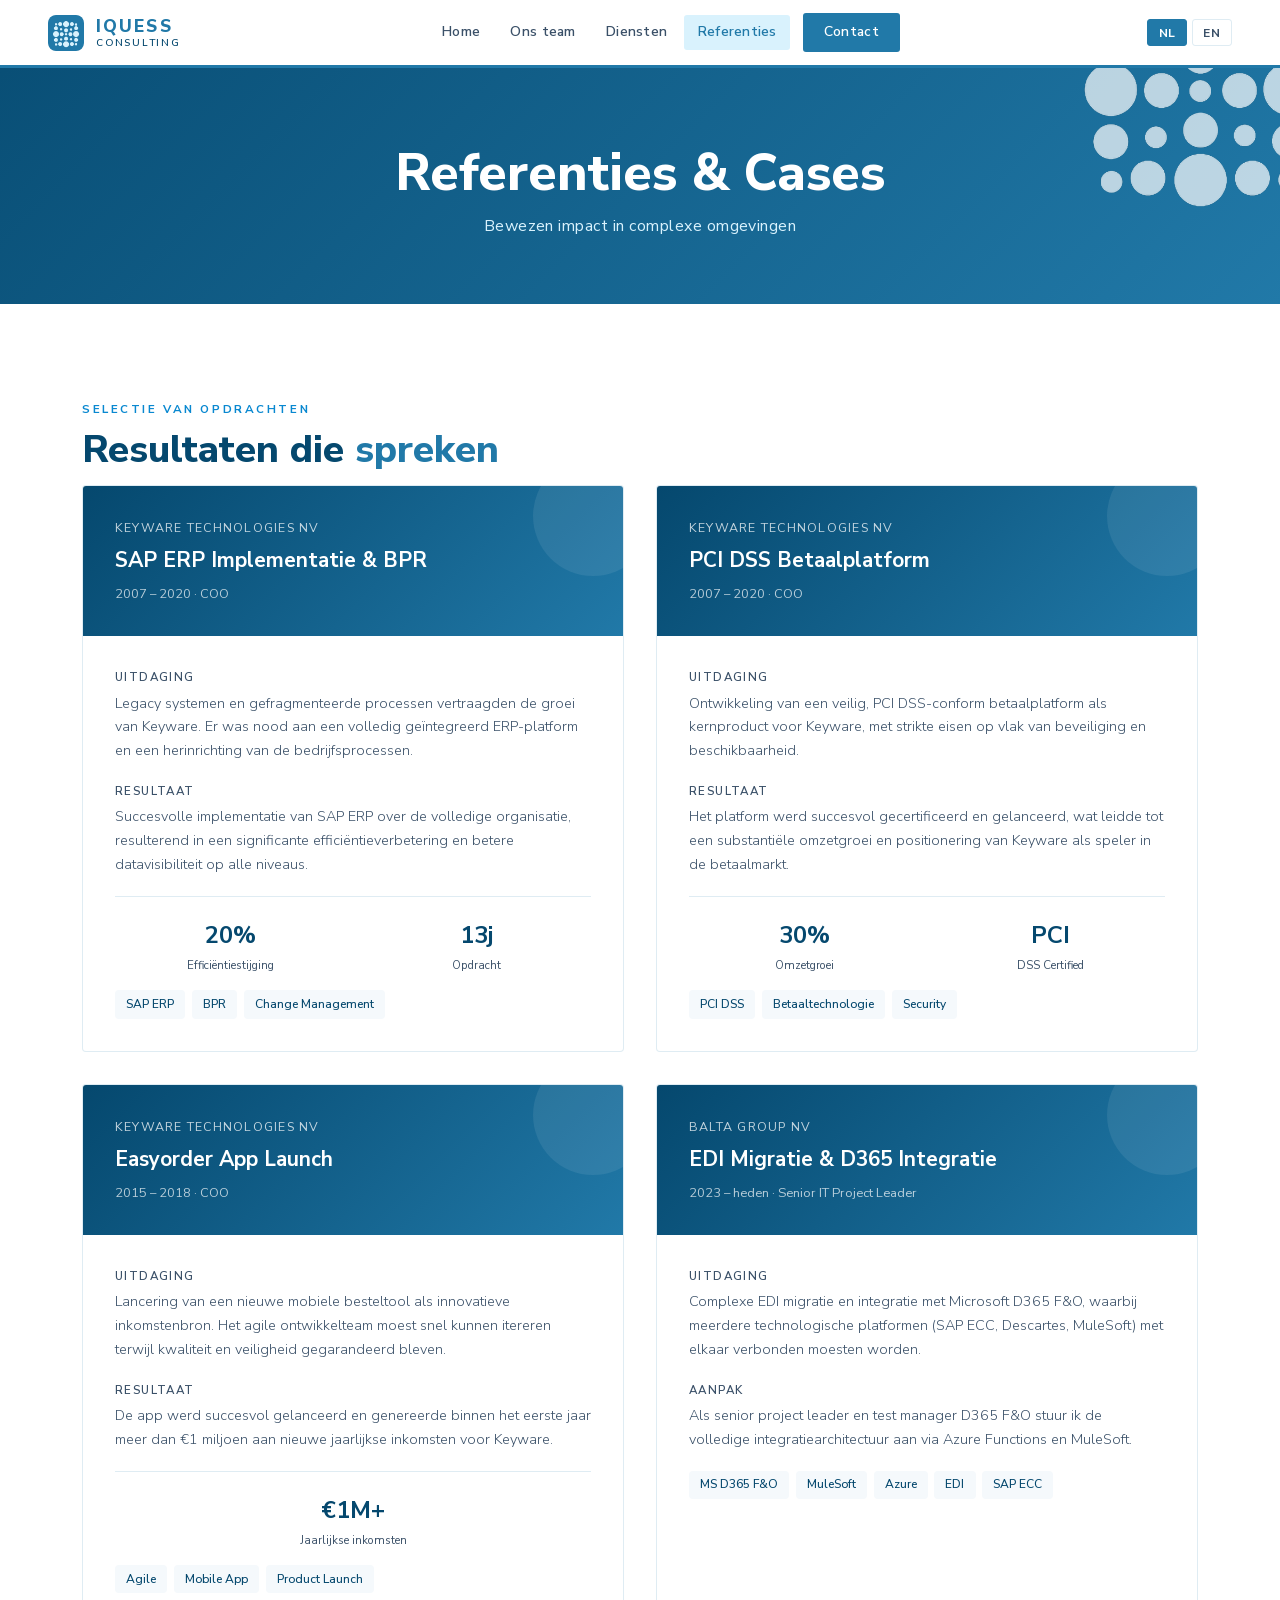
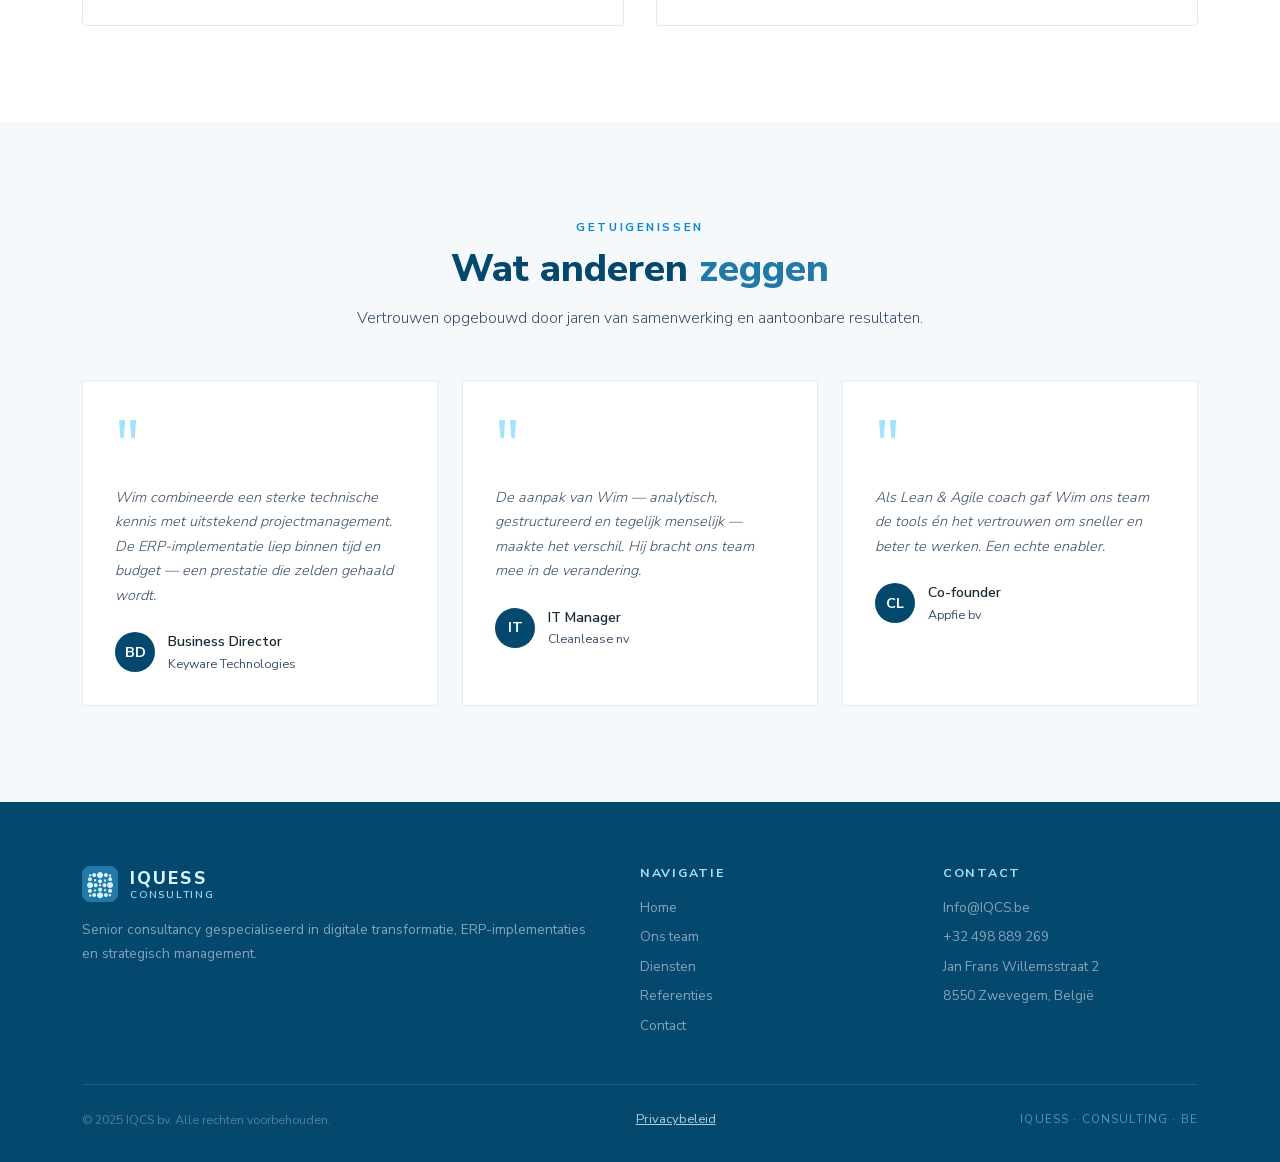
<file: cases.html>
<!DOCTYPE html>
<html lang="nl">
<head>
<meta charset="UTF-8">
<meta name="viewport" content="width=device-width, initial-scale=1.0">
<title data-nl="Referenties – IQCS" data-en="References – IQCS">Referenties – IQCS</title>
<meta name="description" content="Referenties en cases van iQuess Consulting bv: concrete resultaten uit ERP-implementaties, transformatietrajecten en interim-opdrachten.">
<link rel="canonical" href="https://iqcs.be/cases.html">
<meta property="og:type" content="website">
<meta property="og:site_name" content="iQuess Consulting bv">
<meta property="og:locale" content="nl_BE">
<meta property="og:url" content="https://iqcs.be/cases.html">
<meta property="og:title" content="Referenties – IQCS">
<meta property="og:description" content="Referenties en cases van iQuess Consulting bv: concrete resultaten uit ERP-implementaties, transformatietrajecten en interim-opdrachten.">
<meta property="og:image" content="https://iqcs.be/images/logo.png">
<link rel="icon" type="image/x-icon" href="images/favicon.ico">
<link rel="icon" type="image/png" sizes="32x32" href="images/favicon-32x32.png">
<link rel="icon" type="image/png" sizes="16x16" href="images/favicon-16x16.png">
<link rel="apple-touch-icon" sizes="180x180" href="images/apple-touch-icon.png">
<link rel="stylesheet" href="style.css">
<style>
.cases-section { padding: 6rem 0; background: var(--iqcs-wit); }
.cases-grid { display: grid; grid-template-columns: repeat(2, 1fr); gap: 2rem; }
.case-card {
  background: var(--iqcs-wit); border-radius: 4px;
  border: 1px solid var(--border); overflow: hidden;
  transition: transform 0.3s, box-shadow 0.3s;
}
.case-card:hover { transform: translateY(-5px); box-shadow: 0 20px 60px rgba(42,122,173,0.13); }
.case-header {
  background: linear-gradient(135deg, var(--iqcs-donker), var(--iqcs-blauw));
  padding: 2rem; color: var(--iqcs-wit); position: relative; overflow: hidden;
}
.case-header::before {
  content: ''; position: absolute; top: -30px; right: -30px;
  width: 120px; height: 120px; background: rgba(255,255,255,0.08);
  border-radius: 50%;
}
.case-client { font-size: 0.78rem; opacity: 0.75; text-transform: uppercase; letter-spacing: 0.1em; margin-bottom: 0.4rem; }
.case-title { font-family: 'Nunito Sans', sans-serif; font-size: 1.3rem; font-weight: 700; }
.case-period { font-size: 0.8rem; opacity: 0.7; margin-top: 0.4rem; }
.case-body { padding: 2rem; }
.case-challenge, .case-result { margin-bottom: 1.2rem; }
.case-label { font-size: 0.72rem; font-weight: 600; text-transform: uppercase; letter-spacing: 0.12em; color: var(--text-mid); margin-bottom: 0.3rem; }
.case-text { font-size: 0.9rem; font-weight: 300; color: var(--text-mid); line-height: 1.65; }
.case-metrics { display: flex; gap: 1rem; flex-wrap: wrap; margin-top: 1.2rem; padding-top: 1.2rem; border-top: 1px solid var(--border); }
.metric { text-align: center; flex: 1; min-width: 80px; }
.metric-num { font-family: 'Nunito Sans', sans-serif; font-size: 1.5rem; font-weight: 700; color: var(--iqcs-donker); }
.metric-label { font-size: 0.72rem; color: var(--text-mid); margin-top: 0.1rem; }
.case-tags { display: flex; flex-wrap: wrap; gap: 0.4rem; margin-top: 1rem; }
.case-tag { background: var(--iqcs-bg-licht); color: var(--iqcs-donker); border-radius: 4px; padding: 0.28rem 0.7rem; font-size: 0.75rem; font-weight: 500; }

.testimonials { padding: 6rem 0; background: var(--iqcs-bg-licht); }
.testimonials-grid { display: grid; grid-template-columns: repeat(3, 1fr); gap: 1.5rem; margin-top: 3rem; }
.testimonial-card { background: var(--iqcs-wit); border-radius: 4px; padding: 2rem; border: 1px solid var(--border); }
.quote-mark { font-family: 'Nunito Sans', sans-serif; font-size: 4rem; color: var(--iqcs-midden); line-height: 1; margin-bottom: 0.5rem; }
.testimonial-text { font-size: 0.9rem; font-weight: 300; color: var(--text-mid); line-height: 1.7; margin-bottom: 1.5rem; font-style: italic; }
.testimonial-author { display: flex; align-items: center; gap: 0.8rem; }
.author-avatar { width: 40px; height: 40px; border-radius: 50%; background: var(--iqcs-donker); color: white; display: flex; align-items: center; justify-content: center; font-weight: 700; font-size: 0.9rem; flex-shrink: 0; }
.author-name { font-size: 0.88rem; font-weight: 600; color: var(--text-body); }
.author-role { font-size: 0.78rem; color: var(--text-mid); }

@media (max-width: 900px) {
  .cases-grid { grid-template-columns: 1fr; }
  .testimonials-grid { grid-template-columns: 1fr; }
}
</style>
</head>
<body>

<a href="#main" class="skip-link" data-nl="Ga naar hoofdinhoud" data-en="Skip to main content">Ga naar hoofdinhoud</a>

<div id="nav-container"></div>
<noscript>
  <nav class="noscript-nav">
    <a href="index.html">Home</a>
    <a href="about.html">Ons team</a>
    <a href="services.html">Diensten</a>
    <a href="cases.html">Referenties</a>
    <a href="contact.html">Contact</a>
  </nav>
</noscript>

<div class="page-hero" id="main">
  <h1 data-nl="Referenties & Cases" data-en="References & Cases">Referenties & Cases</h1>
  <p data-nl="Bewezen impact in complexe omgevingen" data-en="Proven impact in complex environments">Bewezen impact in complexe omgevingen</p>
</div>

<section class="cases-section">
  <div class="container">
    <div class="reveal">
      <p class="section-label" data-nl="Selectie van opdrachten" data-en="Selection of assignments">Selectie van opdrachten</p>
      <h2 class="section-title" data-nl="Resultaten die <span>spreken</span>" data-en="Results that <span>speak</span>">Resultaten die <span>spreken</span></h2>
    </div>

    <div class="cases-grid">

      <div class="case-card reveal">
        <div class="case-header">
          <div class="case-client">Keyware Technologies NV</div>
          <div class="case-title" data-nl="SAP ERP Implementatie & BPR" data-en="SAP ERP Implementation & BPR">SAP ERP Implementatie & BPR</div>
          <div class="case-period">2007 – 2020 · COO</div>
        </div>
        <div class="case-body">
          <div class="case-challenge">
            <div class="case-label" data-nl="Uitdaging" data-en="Challenge">Uitdaging</div>
            <p class="case-text" data-nl="Legacy systemen en gefragmenteerde processen vertraagden de groei van Keyware. Er was nood aan een volledig geïntegreerd ERP-platform en een herinrichting van de bedrijfsprocessen." data-en="Legacy systems and fragmented processes were slowing Keyware's growth. There was a need for a fully integrated ERP platform and a redesign of business processes.">Legacy systemen en gefragmenteerde processen vertraagden de groei van Keyware. Er was nood aan een volledig geïntegreerd ERP-platform en een herinrichting van de bedrijfsprocessen.</p>
          </div>
          <div class="case-result">
            <div class="case-label" data-nl="Resultaat" data-en="Result">Resultaat</div>
            <p class="case-text" data-nl="Succesvolle implementatie van SAP ERP over de volledige organisatie, resulterend in een significante efficiëntieverbetering en betere datavisibiliteit op alle niveaus." data-en="Successful implementation of SAP ERP across the entire organisation, resulting in significant efficiency improvement and better data visibility at all levels.">Succesvolle implementatie van SAP ERP over de volledige organisatie, resulterend in een significante efficiëntieverbetering en betere datavisibiliteit op alle niveaus.</p>
          </div>
          <div class="case-metrics">
            <div class="metric"><div class="metric-num">20%</div><div class="metric-label" data-nl="Efficiëntiestijging" data-en="Efficiency increase">Efficiëntiestijging</div></div>
            <div class="metric"><div class="metric-num">13j</div><div class="metric-label" data-nl="Opdracht" data-en="Assignment">Opdracht</div></div>
          </div>
          <div class="case-tags">
            <span class="case-tag">SAP ERP</span><span class="case-tag">BPR</span><span class="case-tag">Change Management</span>
          </div>
        </div>
      </div>

      <div class="case-card reveal">
        <div class="case-header">
          <div class="case-client">Keyware Technologies NV</div>
          <div class="case-title" data-nl="PCI DSS Betaalplatform" data-en="PCI DSS Payment Platform">PCI DSS Betaalplatform</div>
          <div class="case-period">2007 – 2020 · COO</div>
        </div>
        <div class="case-body">
          <div class="case-challenge">
            <div class="case-label" data-nl="Uitdaging" data-en="Challenge">Uitdaging</div>
            <p class="case-text" data-nl="Ontwikkeling van een veilig, PCI DSS-conform betaalplatform als kernproduct voor Keyware, met strikte eisen op vlak van beveiliging en beschikbaarheid." data-en="Development of a secure, PCI DSS-compliant payment platform as a core product for Keyware, with strict requirements around security and availability.">Ontwikkeling van een veilig, PCI DSS-conform betaalplatform als kernproduct voor Keyware, met strikte eisen op vlak van beveiliging en beschikbaarheid.</p>
          </div>
          <div class="case-result">
            <div class="case-label" data-nl="Resultaat" data-en="Result">Resultaat</div>
            <p class="case-text" data-nl="Het platform werd succesvol gecertificeerd en gelanceerd, wat leidde tot een substantiële omzetgroei en positionering van Keyware als speler in de betaalmarkt." data-en="The platform was successfully certified and launched, leading to substantial revenue growth and positioning Keyware as a player in the payment market.">Het platform werd succesvol gecertificeerd en gelanceerd, wat leidde tot een substantiële omzetgroei en positionering van Keyware als speler in de betaalmarkt.</p>
          </div>
          <div class="case-metrics">
            <div class="metric"><div class="metric-num">30%</div><div class="metric-label" data-nl="Omzetgroei" data-en="Revenue growth">Omzetgroei</div></div>
            <div class="metric"><div class="metric-num">PCI</div><div class="metric-label">DSS Certified</div></div>
          </div>
          <div class="case-tags">
            <span class="case-tag">PCI DSS</span><span class="case-tag">Betaaltechnologie</span><span class="case-tag">Security</span>
          </div>
        </div>
      </div>

      <div class="case-card reveal">
        <div class="case-header">
          <div class="case-client">Keyware Technologies NV</div>
          <div class="case-title">Easyorder App Launch</div>
          <div class="case-period">2015 – 2018 · COO</div>
        </div>
        <div class="case-body">
          <div class="case-challenge">
            <div class="case-label" data-nl="Uitdaging" data-en="Challenge">Uitdaging</div>
            <p class="case-text" data-nl="Lancering van een nieuwe mobiele besteltool als innovatieve inkomstenbron. Het agile ontwikkelteam moest snel kunnen itereren terwijl kwaliteit en veiligheid gegarandeerd bleven." data-en="Launch of a new mobile ordering tool as an innovative revenue stream. The agile development team needed to iterate quickly while guaranteeing quality and security.">Lancering van een nieuwe mobiele besteltool als innovatieve inkomstenbron. Het agile ontwikkelteam moest snel kunnen itereren terwijl kwaliteit en veiligheid gegarandeerd bleven.</p>
          </div>
          <div class="case-result">
            <div class="case-label" data-nl="Resultaat" data-en="Result">Resultaat</div>
            <p class="case-text" data-nl="De app werd succesvol gelanceerd en genereerde binnen het eerste jaar meer dan €1 miljoen aan nieuwe jaarlijkse inkomsten voor Keyware." data-en="The app was successfully launched and generated more than €1 million in new annual revenue for Keyware within the first year.">De app werd succesvol gelanceerd en genereerde binnen het eerste jaar meer dan €1 miljoen aan nieuwe jaarlijkse inkomsten voor Keyware.</p>
          </div>
          <div class="case-metrics">
            <div class="metric"><div class="metric-num">€1M+</div><div class="metric-label" data-nl="Jaarlijkse inkomsten" data-en="Annual revenue">Jaarlijkse inkomsten</div></div>
          </div>
          <div class="case-tags">
            <span class="case-tag">Agile</span><span class="case-tag">Mobile App</span><span class="case-tag">Product Launch</span>
          </div>
        </div>
      </div>

      <div class="case-card reveal">
        <div class="case-header">
          <div class="case-client">Balta Group nv</div>
          <div class="case-title" data-nl="EDI Migratie & D365 Integratie" data-en="EDI Migration & D365 Integration">EDI Migratie & D365 Integratie</div>
          <div class="case-period">2023 – heden · Senior IT Project Leader</div>
        </div>
        <div class="case-body">
          <div class="case-challenge">
            <div class="case-label" data-nl="Uitdaging" data-en="Challenge">Uitdaging</div>
            <p class="case-text" data-nl="Complexe EDI migratie en integratie met Microsoft D365 F&O, waarbij meerdere technologische platformen (SAP ECC, Descartes, MuleSoft) met elkaar verbonden moesten worden." data-en="Complex EDI migration and integration with Microsoft D365 F&O, requiring multiple technology platforms (SAP ECC, Descartes, MuleSoft) to be connected.">Complexe EDI migratie en integratie met Microsoft D365 F&O, waarbij meerdere technologische platformen (SAP ECC, Descartes, MuleSoft) met elkaar verbonden moesten worden.</p>
          </div>
          <div class="case-result">
            <div class="case-label" data-nl="Aanpak" data-en="Approach">Aanpak</div>
            <p class="case-text" data-nl="Als senior project leader en test manager D365 F&O stuur ik de volledige integratiearchitectuur aan via Azure Functions en MuleSoft." data-en="As senior project leader and test manager D365 F&O, I manage the full integration architecture via Azure Functions and MuleSoft.">Als senior project leader en test manager D365 F&O stuur ik de volledige integratiearchitectuur aan via Azure Functions en MuleSoft.</p>
          </div>
          <div class="case-tags">
            <span class="case-tag">MS D365 F&O</span><span class="case-tag">MuleSoft</span><span class="case-tag">Azure</span><span class="case-tag">EDI</span><span class="case-tag">SAP ECC</span>
          </div>
        </div>
      </div>

    </div>
  </div>
</section>

<!-- TESTIMONIALS -->
<section class="testimonials">
  <div class="container">
    <div class="reveal" style="text-align:center">
      <p class="section-label" data-nl="Getuigenissen" data-en="Testimonials">Getuigenissen</p>
      <h2 class="section-title" data-nl="Wat anderen <span>zeggen</span>" data-en="What others <span>say</span>">Wat anderen <span>zeggen</span></h2>
      <p class="section-sub" style="margin: 0 auto" data-nl="Vertrouwen opgebouwd door jaren van samenwerking en aantoonbare resultaten." data-en="Trust built through years of collaboration and demonstrable results.">Vertrouwen opgebouwd door jaren van samenwerking en aantoonbare resultaten.</p>
    </div>
    <div class="testimonials-grid">
      <div class="testimonial-card reveal">
        <div class="quote-mark">"</div>
        <p class="testimonial-text" data-nl="Wim combineerde een sterke technische kennis met uitstekend projectmanagement. De ERP-implementatie liep binnen tijd en budget — een prestatie die zelden gehaald wordt." data-en="Wim combined strong technical knowledge with excellent project management. The ERP implementation was delivered on time and budget — an achievement rarely attained.">"Wim combineerde een sterke technische kennis met uitstekend projectmanagement. De ERP-implementatie liep binnen tijd en budget — een prestatie die zelden gehaald wordt."</p>
        <div class="testimonial-author">
          <div class="author-avatar">BD</div>
          <div>
            <div class="author-name">Business Director</div>
            <div class="author-role">Keyware Technologies</div>
          </div>
        </div>
      </div>
      <div class="testimonial-card reveal">
        <div class="quote-mark">"</div>
        <p class="testimonial-text" data-nl="De aanpak van Wim — analytisch, gestructureerd en tegelijk menselijk — maakte het verschil. Hij bracht ons team mee in de verandering." data-en="Wim's approach — analytical, structured and yet human — made the difference. He brought our team along in the change.">"De aanpak van Wim — analytisch, gestructureerd en tegelijk menselijk — maakte het verschil. Hij bracht ons team mee in de verandering."</p>
        <div class="testimonial-author">
          <div class="author-avatar">IT</div>
          <div>
            <div class="author-name">IT Manager</div>
            <div class="author-role">Cleanlease nv</div>
          </div>
        </div>
      </div>
      <div class="testimonial-card reveal">
        <div class="quote-mark">"</div>
        <p class="testimonial-text" data-nl="Als Lean & Agile coach gaf Wim ons team de tools én het vertrouwen om sneller en beter te werken. Een echte enabler." data-en="As a Lean & Agile coach, Wim gave our team the tools and the confidence to work faster and better. A real enabler.">"Als Lean & Agile coach gaf Wim ons team de tools én het vertrouwen om sneller en beter te werken. Een echte enabler."</p>
        <div class="testimonial-author">
          <div class="author-avatar">CL</div>
          <div>
            <div class="author-name">Co-founder</div>
            <div class="author-role">Appfie bv</div>
          </div>
        </div>
      </div>
    </div>
  </div>
</section>

<div id="footer-container"></div>
<script src="nav-footer.js"></script>
<script src="main.js"></script>
<script>
  document.getElementById('nav-container').innerHTML = getNavHTML('cases.html');
  document.getElementById('footer-container').innerHTML = getFooterHTML();
</script>
</body>
</html>
</file>
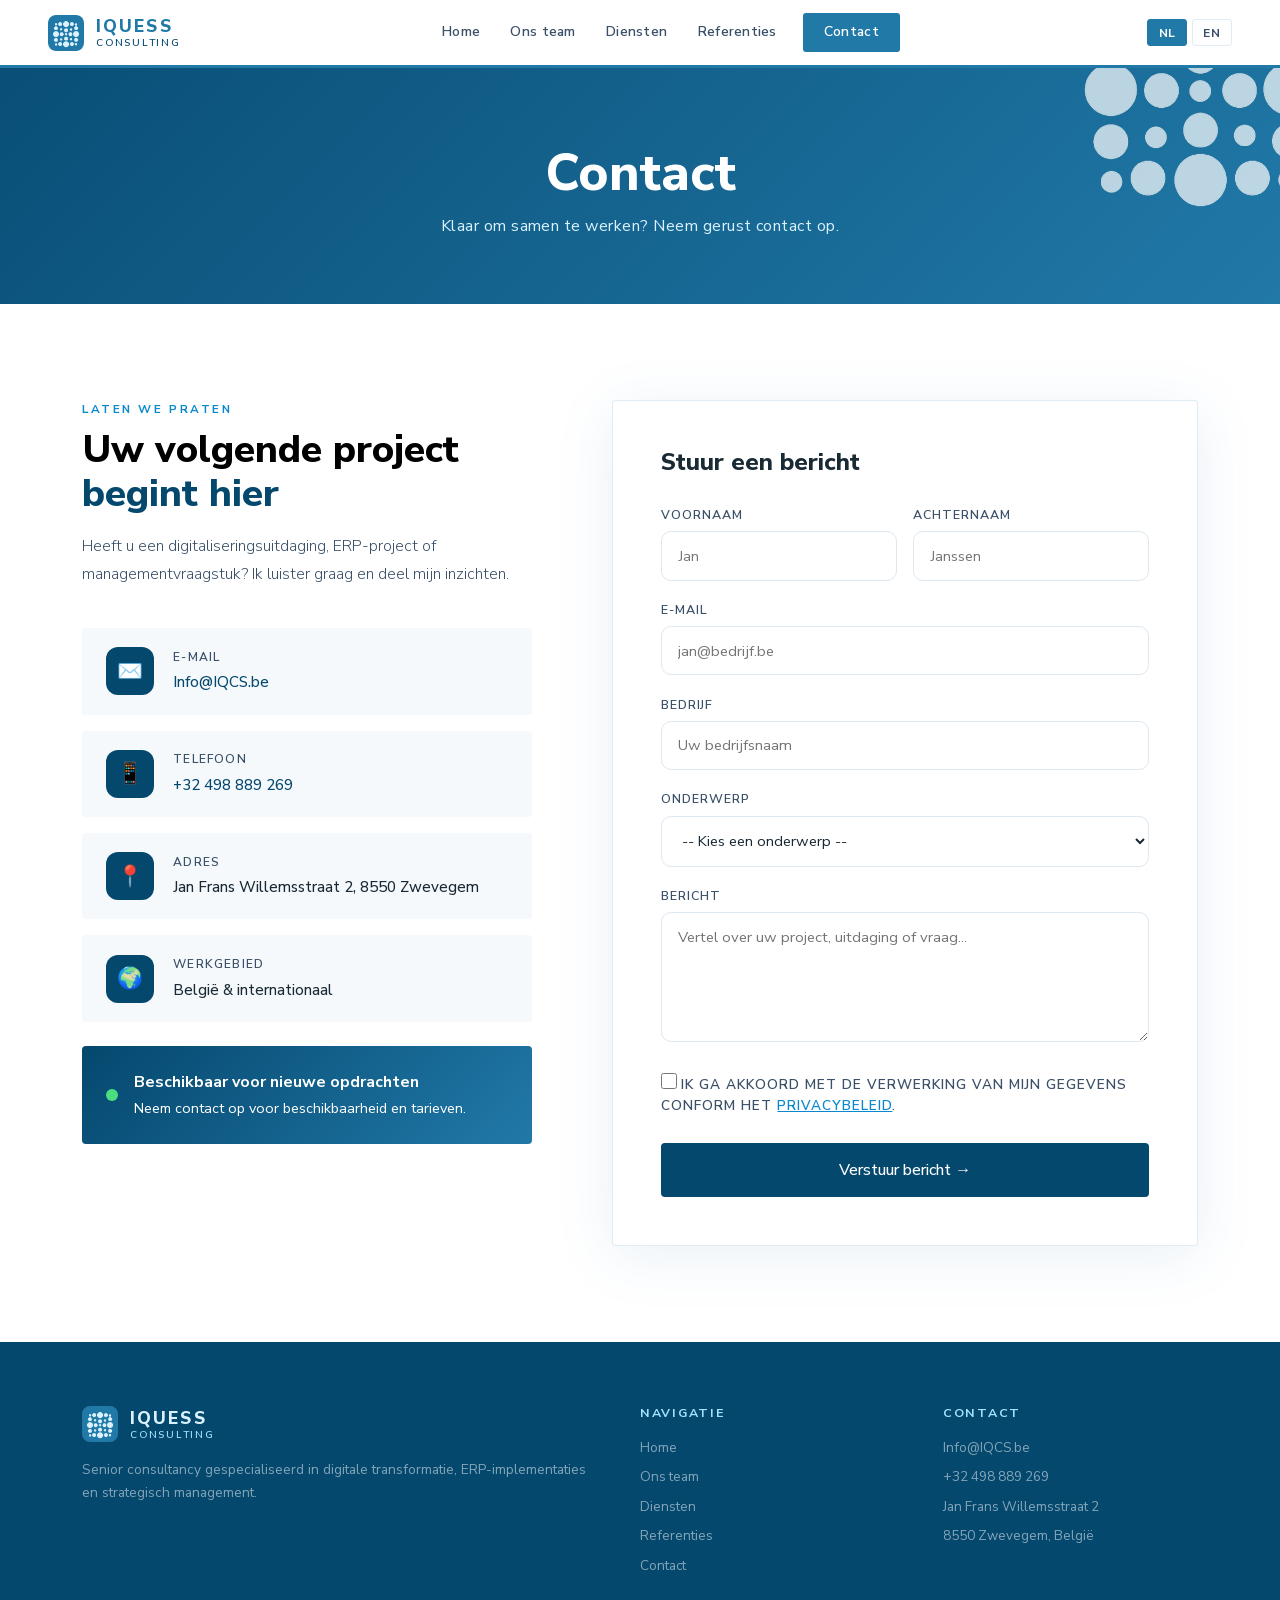
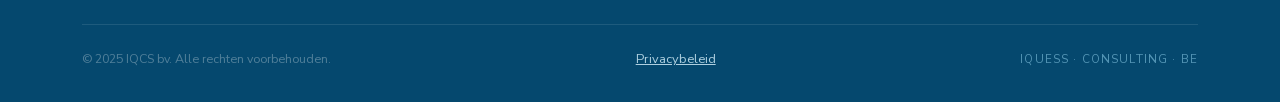
<file: contact.html>
<!DOCTYPE html>
<html lang="nl">
<head>
<meta charset="UTF-8">
<meta name="viewport" content="width=device-width, initial-scale=1.0">
<title data-nl="Contact – IQCS" data-en="Contact – IQCS">Contact – IQCS</title>
<meta name="description" content="Neem contact op met iQuess Consulting bv voor uw volgende project — digitale transformatie, ERP of interim management. Zwevegem, België.">
<link rel="canonical" href="https://iqcs.be/contact.html">
<meta property="og:type" content="website">
<meta property="og:site_name" content="iQuess Consulting bv">
<meta property="og:locale" content="nl_BE">
<meta property="og:url" content="https://iqcs.be/contact.html">
<meta property="og:title" content="Contact – IQCS">
<meta property="og:description" content="Neem contact op met iQuess Consulting bv voor uw volgende project — digitale transformatie, ERP of interim management. Zwevegem, België.">
<meta property="og:image" content="https://iqcs.be/images/logo.png">
<link rel="icon" type="image/x-icon" href="images/favicon.ico">
<link rel="icon" type="image/png" sizes="32x32" href="images/favicon-32x32.png">
<link rel="icon" type="image/png" sizes="16x16" href="images/favicon-16x16.png">
<link rel="apple-touch-icon" sizes="180x180" href="images/apple-touch-icon.png">
<link rel="stylesheet" href="style.css">
<style>
.contact-section { padding: 6rem 0; background: var(--iqcs-wit); }
.contact-grid { display: grid; grid-template-columns: 1fr 1.3fr; gap: 5rem; align-items: start; }

.contact-info-block { }
.contact-info-block h2 { font-size: clamp(1.8rem,3vw,2.6rem); margin-bottom: 1rem; }
.contact-info-block h2 span { color: var(--iqcs-donker); }
.contact-info-block .lead { font-size: 1rem; font-weight: 300; color: var(--text-mid); line-height: 1.75; margin-bottom: 2.5rem; }

.contact-cards { display: flex; flex-direction: column; gap: 1rem; }
.contact-card {
  display: flex; align-items: center; gap: 1.2rem;
  background: var(--iqcs-bg-licht); border-radius: 4px; padding: 1.2rem 1.5rem;
  transition: transform 0.2s;
}
.contact-card:hover { transform: translateX(5px); }
.contact-card-icon {
  width: 48px; height: 48px; background: var(--iqcs-donker); border-radius: 12px;
  display: flex; align-items: center; justify-content: center;
  font-size: 1.3rem; flex-shrink: 0;
}
.contact-card-label { font-size: 0.75rem; font-weight: 600; text-transform: uppercase; letter-spacing: 0.1em; color: var(--text-mid); margin-bottom: 0.2rem; }
.contact-card-value { font-size: 0.95rem; font-weight: 500; color: var(--text-body); }
.contact-card-value a { color: var(--iqcs-donker); transition: color 0.2s; }
.contact-card-value a:hover { color: var(--iqcs-helder); }

.availability {
  background: linear-gradient(135deg, var(--iqcs-donker), var(--iqcs-blauw));
  border-radius: 4px; padding: 1.5rem;
  color: var(--iqcs-wit); margin-top: 1.5rem;
  display: flex; align-items: center; gap: 1rem;
}
.avail-dot { width: 12px; height: 12px; background: #4ade80; border-radius: 50%; flex-shrink: 0; animation: blink 2s infinite; }
.avail-text { font-size: 0.9rem; }
.avail-text strong { display: block; font-size: 1rem; margin-bottom: 0.1rem; }
@keyframes blink { 0%,100% { opacity: 1; } 50% { opacity: 0.4; } }

/* FORM */
.contact-form-wrap {
  background: var(--iqcs-wit); border-radius: 4px; padding: 3rem;
  box-shadow: 0 10px 60px rgba(42,122,173,0.1);
  border: 1px solid var(--border);
}
.contact-form-wrap h3 {
  font-family: 'Nunito Sans', sans-serif;
  font-size: 1.5rem; margin-bottom: 1.8rem; color: var(--text-body);
}
.form-row { display: grid; grid-template-columns: 1fr 1fr; gap: 1rem; }
.form-group { margin-bottom: 1.2rem; }
.form-group label {
  display: block; font-size: 0.78rem; font-weight: 600;
  text-transform: uppercase; letter-spacing: 0.08em;
  color: var(--text-mid); margin-bottom: 0.4rem;
}
.form-group input,
.form-group textarea,
.form-group select {
  width: 100%; border: 1.5px solid #dde8f0; border-radius: 10px;
  padding: 0.85rem 1rem; font-family: 'Nunito Sans', 'Calibri', sans-serif;
  font-size: 0.93rem; color: var(--text-body); outline: none;
  transition: border-color 0.2s, box-shadow 0.2s;
  background: var(--iqcs-wit);
}
.form-group input:focus,
.form-group textarea:focus,
.form-group select:focus {
  border-color: var(--iqcs-donker);
  box-shadow: 0 0 0 3px rgba(42,122,173,0.1);
}
.form-group textarea { resize: vertical; min-height: 130px; }
.consent-group { margin-bottom: 1.2rem; }
.consent-label { display: flex; align-items: flex-start; gap: 0.6rem; cursor: pointer; }
.consent-label input[type="checkbox"] { margin-top: 0.2rem; width: 16px; height: 16px; accent-color: var(--iqcs-blauw); flex-shrink: 0; }
.consent-label span { font-size: 0.85rem; color: var(--text-mid); line-height: 1.5; }
.consent-label a { color: var(--iqcs-helder); text-decoration: underline; }
.form-submit {
  width: 100%; background: var(--iqcs-donker); color: var(--iqcs-wit);
  border: none; border-radius: 4px; padding: 1rem;
  font-size: 1rem; font-weight: 500; font-family: 'Nunito Sans', 'Calibri', sans-serif;
  cursor: pointer; transition: background 0.2s, transform 0.2s;
  margin-top: 0.5rem;
}
.form-submit:hover { background: var(--iqcs-helder); transform: translateY(-2px); }
.form-success { display: none; text-align: center; padding: 2rem; }
.form-success-icon { font-size: 3rem; margin-bottom: 1rem; }
.form-success h4 { font-size: 1.2rem; color: var(--text-body); margin-bottom: 0.5rem; }
.form-success p { font-size: 0.9rem; color: var(--text-mid); }

@media (max-width: 900px) {
  .contact-grid { grid-template-columns: 1fr; }
  .form-row { grid-template-columns: 1fr; }
}
</style>
</head>
<body>

<a href="#main" class="skip-link" data-nl="Ga naar hoofdinhoud" data-en="Skip to main content">Ga naar hoofdinhoud</a>

<div id="nav-container"></div>
<noscript>
  <nav class="noscript-nav">
    <a href="index.html">Home</a>
    <a href="about.html">Ons team</a>
    <a href="services.html">Diensten</a>
    <a href="cases.html">Referenties</a>
    <a href="contact.html">Contact</a>
  </nav>
</noscript>

<div class="page-hero" id="main">
  <h1 data-nl="Contact" data-en="Contact">Contact</h1>
  <p data-nl="Klaar om samen te werken? Neem gerust contact op." data-en="Ready to work together? Feel free to get in touch.">Klaar om samen te werken? Neem gerust contact op.</p>
</div>

<section class="contact-section">
  <div class="container">
    <div class="contact-grid">

      <div class="contact-info-block reveal">
        <p class="section-label" data-nl="Laten we praten" data-en="Let's talk">Laten we praten</p>
        <h2 data-nl="Uw volgende project<br><span>begint hier</span>" data-en="Your next project<br><span>starts here</span>">Uw volgende project<br><span>begint hier</span></h2>
        <p class="lead" data-nl="Heeft u een digitaliseringsuitdaging, ERP-project of managementvraagstuk? Ik luister graag en deel mijn inzichten." data-en="Do you have a digitalisation challenge, ERP project or management question? I'd love to listen and share my insights.">Heeft u een digitaliseringsuitdaging, ERP-project of managementvraagstuk? Ik luister graag en deel mijn inzichten.</p>
        <div class="contact-cards">
          <div class="contact-card">
            <div class="contact-card-icon" aria-hidden="true">✉️</div>
            <div>
              <div class="contact-card-label" data-nl="E-mail" data-en="Email">E-mail</div>
              <div class="contact-card-value"><a href="mailto:Info@IQCS.be">Info@IQCS.be</a></div>
            </div>
          </div>
          <div class="contact-card">
            <div class="contact-card-icon" aria-hidden="true">📱</div>
            <div>
              <div class="contact-card-label" data-nl="Telefoon" data-en="Phone">Telefoon</div>
              <div class="contact-card-value"><a href="tel:+32498889269">+32 498 889 269</a></div>
            </div>
          </div>
          <div class="contact-card">
            <div class="contact-card-icon" aria-hidden="true">📍</div>
            <div>
              <div class="contact-card-label" data-nl="Adres" data-en="Address">Adres</div>
              <div class="contact-card-value">Jan Frans Willemsstraat 2, 8550 Zwevegem</div>
            </div>
          </div>
          <div class="contact-card">
            <div class="contact-card-icon" aria-hidden="true">🌍</div>
            <div>
              <div class="contact-card-label" data-nl="Werkgebied" data-en="Work area">Werkgebied</div>
              <div class="contact-card-value" data-nl="België & internationaal" data-en="Belgium & international">België & internationaal</div>
            </div>
          </div>
        </div>
        <div class="availability">
          <div class="avail-dot"></div>
          <div class="avail-text">
            <strong data-nl="Beschikbaar voor nieuwe opdrachten" data-en="Available for new assignments">Beschikbaar voor nieuwe opdrachten</strong>
            <span data-nl="Neem contact op voor beschikbaarheid en tarieven." data-en="Contact me for availability and rates.">Neem contact op voor beschikbaarheid en tarieven.</span>
          </div>
        </div>
      </div>

      <div class="contact-form-wrap reveal">
        <h3 data-nl="Stuur een bericht" data-en="Send a message">Stuur een bericht</h3>
        <form id="contactForm" novalidate>
          <input type="hidden" name="access_key" value="a8783894-4b6f-4ab2-87e7-f270b87617e3">
          <input type="hidden" name="from_name" value="IQCS.be contactformulier">
          <input type="checkbox" name="botcheck" tabindex="-1" style="display:none" aria-hidden="true">
          <div class="form-row">
            <div class="form-group">
              <label for="firstName" data-nl="Voornaam" data-en="First name">Voornaam</label>
              <input type="text" id="firstName" name="first_name" placeholder="Jan">
            </div>
            <div class="form-group">
              <label for="lastName" data-nl="Achternaam" data-en="Last name">Achternaam</label>
              <input type="text" id="lastName" name="last_name" placeholder="Janssen">
            </div>
          </div>
          <div class="form-group">
            <label for="email" data-nl="E-mail" data-en="Email">E-mail</label>
            <input type="email" id="email" name="email" placeholder="jan@bedrijf.be" required>
          </div>
          <div class="form-group">
            <label for="company" data-nl="Bedrijf" data-en="Company">Bedrijf</label>
            <input type="text" id="company" name="company" placeholder="Uw bedrijfsnaam">
          </div>
          <div class="form-group">
            <label for="subject" data-nl="Onderwerp" data-en="Subject">Onderwerp</label>
            <select id="subject" name="subject">
              <option value="" data-nl="-- Kies een onderwerp --" data-en="-- Choose a subject --">-- Kies een onderwerp --</option>
              <option value="dt" data-nl="Digitale Transformatie" data-en="Digital Transformation">Digitale Transformatie</option>
              <option value="erp" data-nl="ERP-implementatie" data-en="ERP Implementation">ERP-implementatie</option>
              <option value="pm" data-nl="Program / Project Management" data-en="Program / Project Management">Program / Project Management</option>
              <option value="lean" data-nl="Lean Six Sigma" data-en="Lean Six Sigma">Lean Six Sigma</option>
              <option value="interim" data-nl="Interim CIO / COO" data-en="Interim CIO / COO">Interim CIO / COO</option>
              <option value="other" data-nl="Andere" data-en="Other">Andere</option>
            </select>
          </div>
          <div class="form-group">
            <label for="message" data-nl="Bericht" data-en="Message">Bericht</label>
            <textarea id="message" name="message" placeholder="Vertel over uw project, uitdaging of vraag..." required></textarea>
          </div>
          <div class="form-group consent-group">
            <label class="consent-label">
              <input type="checkbox" id="consent" name="consent" required>
              <span data-nl='Ik ga akkoord met de verwerking van mijn gegevens conform het <a href="privacy.html" target="_blank" rel="noopener">privacybeleid</a>.' data-en='I agree to the processing of my data in accordance with the <a href="privacy.html" target="_blank" rel="noopener">privacy policy</a>.'>Ik ga akkoord met de verwerking van mijn gegevens conform het <a href="privacy.html" target="_blank" rel="noopener">privacybeleid</a>.</span>
            </label>
          </div>
          <button type="submit" class="form-submit" id="submitBtn" data-nl="Verstuur bericht →" data-en="Send message →">Verstuur bericht →</button>
          <p class="form-error" id="formError" style="display:none;color:#e53e3e;margin-top:12px" data-nl="Versturen mislukt. Probeer opnieuw of mail rechtstreeks naar Info@IQCS.be." data-en="Sending failed. Please try again or email Info@IQCS.be directly.">Versturen mislukt. Probeer opnieuw of mail rechtstreeks naar Info@IQCS.be.</p>
        </form>
        <div class="form-success" id="formSuccess">
          <div class="form-success-icon" aria-hidden="true">✅</div>
          <h4 data-nl="Bericht verstuurd!" data-en="Message sent!">Bericht verstuurd!</h4>
          <p data-nl="Bedankt voor uw bericht. Een consultant van IQCS bv neemt zo snel mogelijk contact met u op." data-en="Thank you for your message. A consultant from IQCS bv will get back to you as soon as possible.">Bedankt voor uw bericht. Een consultant van IQCS bv neemt zo snel mogelijk contact met u op.</p>
        </div>
      </div>

    </div>
  </div>
</section>

<div id="footer-container"></div>
<script src="nav-footer.js"></script>
<script src="main.js"></script>
<script>
  document.getElementById('nav-container').innerHTML = getNavHTML('contact.html');
  document.getElementById('footer-container').innerHTML = getFooterHTML();

  document.getElementById('contactForm').addEventListener('submit', async function(e) {
    e.preventDefault();
    const form = this;
    const btn = document.getElementById('submitBtn');
    const errorEl = document.getElementById('formError');
    const email = document.getElementById('email').value.trim();
    const message = document.getElementById('message').value.trim();
    const emailOk = /^[^\s@]+@[^\s@]+\.[^\s@]+$/.test(email);
    const consentOk = document.getElementById('consent').checked;

    errorEl.style.display = 'none';

    if (!emailOk || !message || !consentOk) {
      btn.style.background = '#e53e3e';
      btn.textContent = currentLang === 'nl'
        ? (!emailOk ? 'Geldig e-mailadres vereist' : (!consentOk ? 'Bevestig akkoord met privacybeleid' : 'Vul alle verplichte velden in'))
        : (!emailOk ? 'Valid email address required' : (!consentOk ? 'Please confirm the privacy policy' : 'Please fill all required fields'));
      setTimeout(() => {
        btn.style.background = '';
        btn.textContent = currentLang === 'nl' ? 'Verstuur bericht →' : 'Send message →';
      }, 2500);
      return;
    }

    btn.disabled = true;
    btn.textContent = currentLang === 'nl' ? 'Versturen…' : 'Sending…';

    try {
      const data = Object.fromEntries(new FormData(form).entries());
      const subjectEl = document.getElementById('subject');
      data.subject = 'IQCS.be contact: ' + (subjectEl.options[subjectEl.selectedIndex].text || 'Algemeen');
      const res = await fetch('https://api.web3forms.com/submit', {
        method: 'POST',
        headers: { 'Content-Type': 'application/json', 'Accept': 'application/json' },
        body: JSON.stringify(data)
      });
      const json = await res.json();
      if (res.ok && json.success) {
        form.style.display = 'none';
        document.getElementById('formSuccess').style.display = 'block';
      } else {
        throw new Error(json.message || 'Submit failed');
      }
    } catch (err) {
      errorEl.style.display = 'block';
    } finally {
      btn.disabled = false;
      btn.textContent = currentLang === 'nl' ? 'Verstuur bericht →' : 'Send message →';
    }
  });
</script>
</body>
</html>
</file>
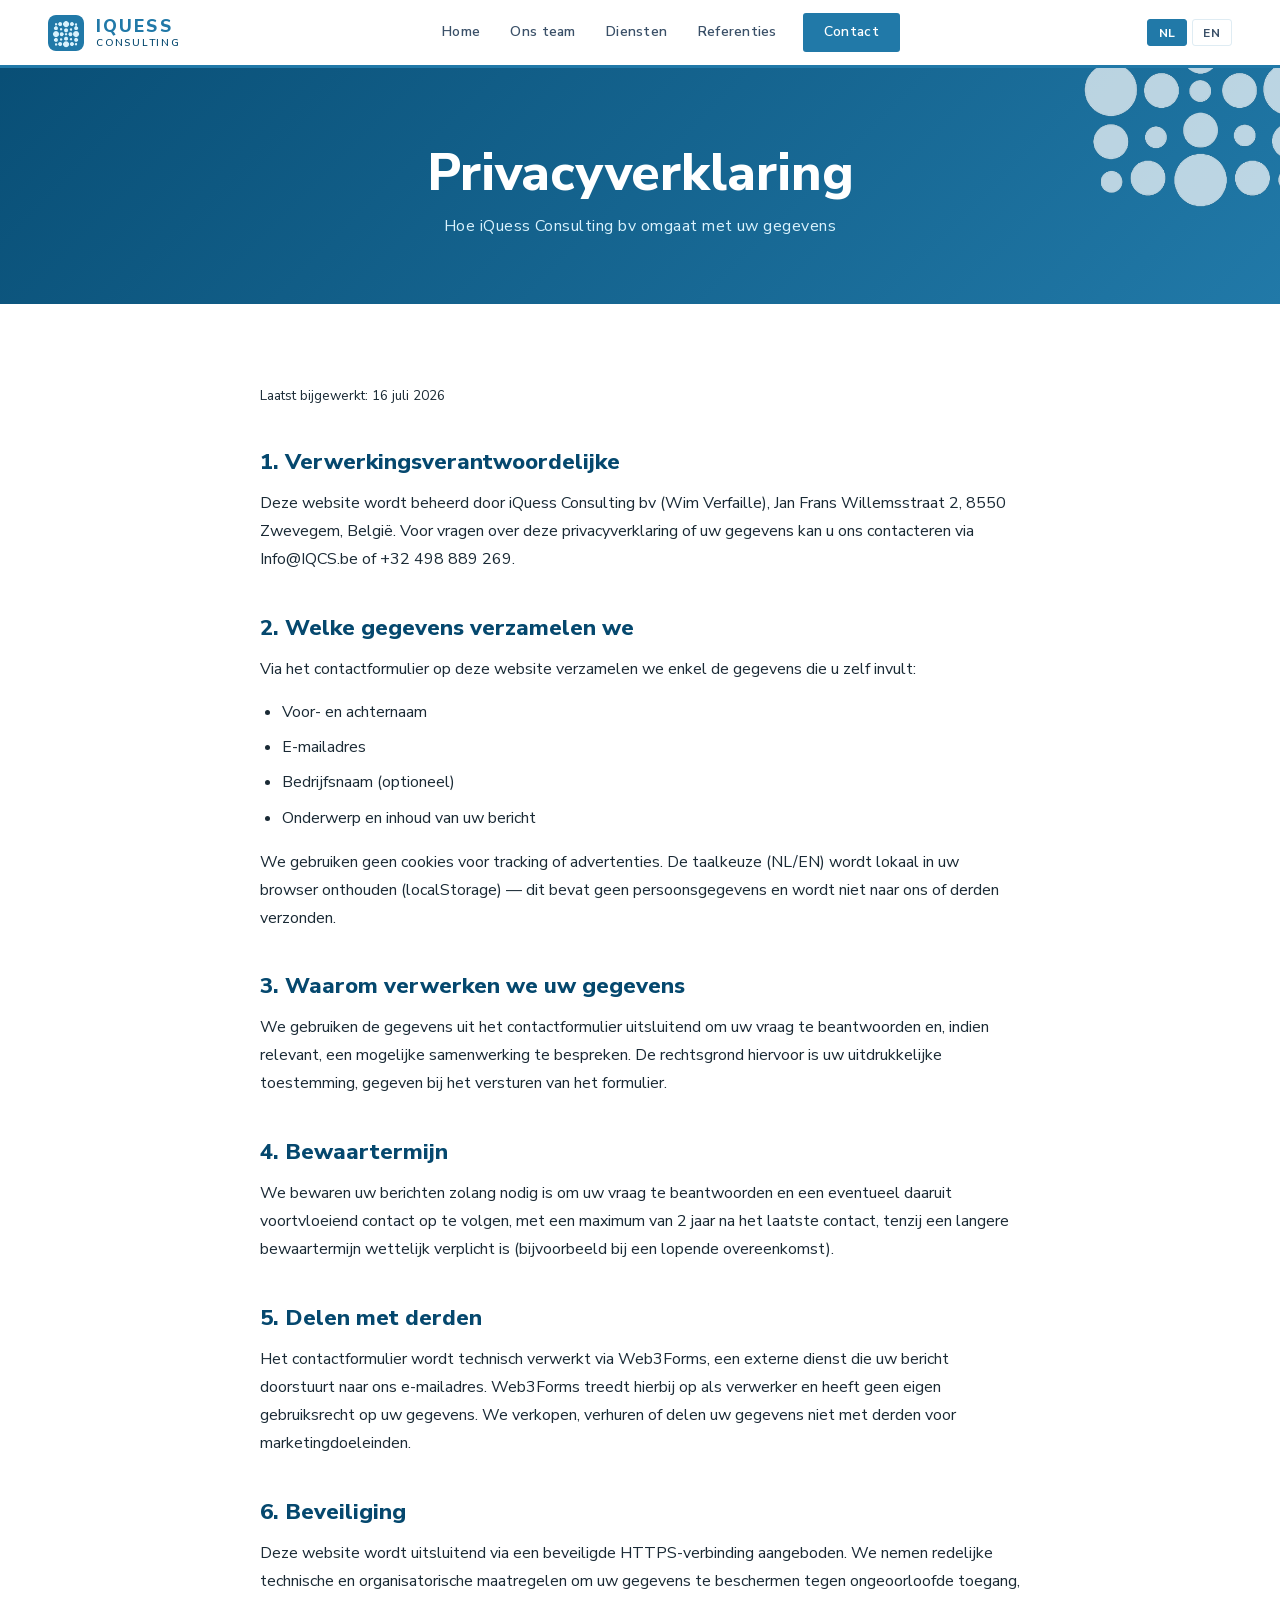
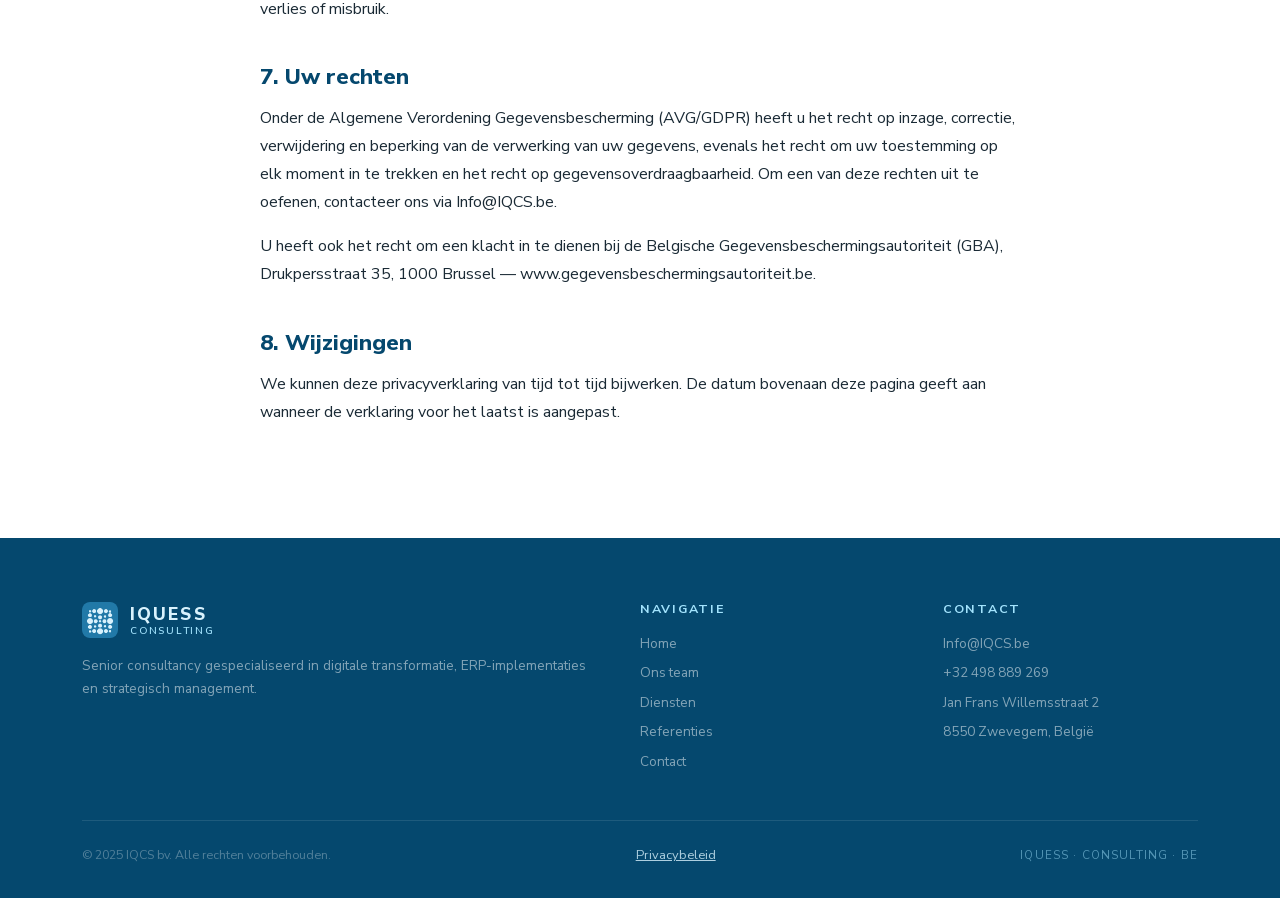
<file: privacy.html>
<!DOCTYPE html>
<html lang="nl">
<head>
<meta charset="UTF-8">
<meta name="viewport" content="width=device-width, initial-scale=1.0">
<title data-nl="Privacyverklaring – IQCS" data-en="Privacy Policy – IQCS">Privacyverklaring – IQCS</title>
<meta name="description" content="Privacyverklaring van iQuess Consulting bv: welke gegevens we verzamelen via het contactformulier, waarom, hoe lang, en welke rechten u heeft (AVG/GDPR).">
<link rel="canonical" href="https://iqcs.be/privacy.html">
<meta property="og:type" content="website">
<meta property="og:site_name" content="iQuess Consulting bv">
<meta property="og:locale" content="nl_BE">
<meta property="og:url" content="https://iqcs.be/privacy.html">
<meta property="og:title" content="Privacyverklaring – IQCS">
<meta property="og:description" content="Privacyverklaring van iQuess Consulting bv: welke gegevens we verzamelen via het contactformulier, waarom, hoe lang, en welke rechten u heeft (AVG/GDPR).">
<meta property="og:image" content="https://iqcs.be/images/logo.png">
<link rel="icon" type="image/x-icon" href="images/favicon.ico">
<link rel="icon" type="image/png" sizes="32x32" href="images/favicon-32x32.png">
<link rel="icon" type="image/png" sizes="16x16" href="images/favicon-16x16.png">
<link rel="apple-touch-icon" sizes="180x180" href="images/apple-touch-icon.png">
<link rel="stylesheet" href="style.css">
<style>
.privacy-section { padding: 5rem 0 6rem; }
.privacy-content { max-width: 760px; margin: 0 auto; }
.privacy-content h2 {
  font-size: 1.4rem; font-weight: 800; color: var(--iqcs-donker);
  margin-top: 2.6rem; margin-bottom: 0.9rem;
}
.privacy-content h2:first-child { margin-top: 0; }
.privacy-content p { color: var(--text-body); margin-bottom: 1rem; line-height: 1.75; }
.privacy-content ul { list-style: disc; padding-left: 1.4rem; margin-bottom: 1rem; }
.privacy-content li { color: var(--text-body); margin-bottom: 0.5rem; line-height: 1.7; }
.privacy-content a { color: var(--iqcs-helder); text-decoration: underline; }
.privacy-updated { font-size: 0.85rem; color: var(--text-mid); margin-bottom: 2.5rem; }
</style>
</head>
<body>

<a href="#main" class="skip-link" data-nl="Ga naar hoofdinhoud" data-en="Skip to main content">Ga naar hoofdinhoud</a>

<div id="nav-container"></div>
<noscript>
  <nav class="noscript-nav">
    <a href="index.html">Home</a>
    <a href="about.html">Ons team</a>
    <a href="services.html">Diensten</a>
    <a href="cases.html">Referenties</a>
    <a href="contact.html">Contact</a>
  </nav>
</noscript>

<div class="page-hero" id="main">
  <h1 data-nl="Privacyverklaring" data-en="Privacy Policy">Privacyverklaring</h1>
  <p data-nl="Hoe iQuess Consulting bv omgaat met uw gegevens" data-en="How iQuess Consulting bv handles your data">Hoe iQuess Consulting bv omgaat met uw gegevens</p>
</div>

<section class="privacy-section">
  <div class="container">
    <div class="privacy-content reveal">

      <p class="privacy-updated" data-nl="Laatst bijgewerkt: 16 juli 2026" data-en="Last updated: 16 July 2026">Laatst bijgewerkt: 16 juli 2026</p>

      <h2 data-nl="1. Verwerkingsverantwoordelijke" data-en="1. Data controller">1. Verwerkingsverantwoordelijke</h2>
      <p data-nl="Deze website wordt beheerd door iQuess Consulting bv (Wim Verfaille), Jan Frans Willemsstraat 2, 8550 Zwevegem, België. Voor vragen over deze privacyverklaring of uw gegevens kan u ons contacteren via Info@IQCS.be of +32 498 889 269." data-en="This website is operated by iQuess Consulting bv (Wim Verfaille), Jan Frans Willemsstraat 2, 8550 Zwevegem, Belgium. For questions about this privacy policy or your data, you can contact us at Info@IQCS.be or +32 498 889 269.">Deze website wordt beheerd door iQuess Consulting bv (Wim Verfaille), Jan Frans Willemsstraat 2, 8550 Zwevegem, België. Voor vragen over deze privacyverklaring of uw gegevens kan u ons contacteren via Info@IQCS.be of +32 498 889 269.</p>

      <h2 data-nl="2. Welke gegevens verzamelen we" data-en="2. What data we collect">2. Welke gegevens verzamelen we</h2>
      <p data-nl="Via het contactformulier op deze website verzamelen we enkel de gegevens die u zelf invult:" data-en="Through the contact form on this website, we only collect the data you provide yourself:">Via het contactformulier op deze website verzamelen we enkel de gegevens die u zelf invult:</p>
      <ul>
        <li data-nl="Voor- en achternaam" data-en="First and last name">Voor- en achternaam</li>
        <li data-nl="E-mailadres" data-en="Email address">E-mailadres</li>
        <li data-nl="Bedrijfsnaam (optioneel)" data-en="Company name (optional)">Bedrijfsnaam (optioneel)</li>
        <li data-nl="Onderwerp en inhoud van uw bericht" data-en="Subject and content of your message">Onderwerp en inhoud van uw bericht</li>
      </ul>
      <p data-nl="We gebruiken geen cookies voor tracking of advertenties. De taalkeuze (NL/EN) wordt lokaal in uw browser onthouden (localStorage) — dit bevat geen persoonsgegevens en wordt niet naar ons of derden verzonden." data-en="We do not use cookies for tracking or advertising. Your language choice (NL/EN) is remembered locally in your browser (localStorage) — this contains no personal data and is not sent to us or third parties.">We gebruiken geen cookies voor tracking of advertenties. De taalkeuze (NL/EN) wordt lokaal in uw browser onthouden (localStorage) — dit bevat geen persoonsgegevens en wordt niet naar ons of derden verzonden.</p>

      <h2 data-nl="3. Waarom verwerken we uw gegevens" data-en="3. Why we process your data">3. Waarom verwerken we uw gegevens</h2>
      <p data-nl="We gebruiken de gegevens uit het contactformulier uitsluitend om uw vraag te beantwoorden en, indien relevant, een mogelijke samenwerking te bespreken. De rechtsgrond hiervoor is uw uitdrukkelijke toestemming, gegeven bij het versturen van het formulier." data-en="We use the data from the contact form solely to respond to your inquiry and, where relevant, to discuss a possible collaboration. The legal basis for this is your explicit consent, given when submitting the form.">We gebruiken de gegevens uit het contactformulier uitsluitend om uw vraag te beantwoorden en, indien relevant, een mogelijke samenwerking te bespreken. De rechtsgrond hiervoor is uw uitdrukkelijke toestemming, gegeven bij het versturen van het formulier.</p>

      <h2 data-nl="4. Bewaartermijn" data-en="4. Retention period">4. Bewaartermijn</h2>
      <p data-nl="We bewaren uw berichten zolang nodig is om uw vraag te beantwoorden en een eventueel daaruit voortvloeiend contact op te volgen, met een maximum van 2 jaar na het laatste contact, tenzij een langere bewaartermijn wettelijk verplicht is (bijvoorbeeld bij een lopende overeenkomst)." data-en="We keep your messages for as long as needed to answer your inquiry and follow up on any resulting contact, with a maximum of 2 years after the last contact, unless a longer retention period is legally required (for example under an active agreement).">We bewaren uw berichten zolang nodig is om uw vraag te beantwoorden en een eventueel daaruit voortvloeiend contact op te volgen, met een maximum van 2 jaar na het laatste contact, tenzij een langere bewaartermijn wettelijk verplicht is (bijvoorbeeld bij een lopende overeenkomst).</p>

      <h2 data-nl="5. Delen met derden" data-en="5. Sharing with third parties">5. Delen met derden</h2>
      <p data-nl="Het contactformulier wordt technisch verwerkt via Web3Forms, een externe dienst die uw bericht doorstuurt naar ons e-mailadres. Web3Forms treedt hierbij op als verwerker en heeft geen eigen gebruiksrecht op uw gegevens. We verkopen, verhuren of delen uw gegevens niet met derden voor marketingdoeleinden." data-en="The contact form is technically processed via Web3Forms, an external service that forwards your message to our email address. Web3Forms acts as a data processor and has no independent right to use your data. We do not sell, rent, or share your data with third parties for marketing purposes.">Het contactformulier wordt technisch verwerkt via Web3Forms, een externe dienst die uw bericht doorstuurt naar ons e-mailadres. Web3Forms treedt hierbij op als verwerker en heeft geen eigen gebruiksrecht op uw gegevens. We verkopen, verhuren of delen uw gegevens niet met derden voor marketingdoeleinden.</p>

      <h2 data-nl="6. Beveiliging" data-en="6. Security">6. Beveiliging</h2>
      <p data-nl="Deze website wordt uitsluitend via een beveiligde HTTPS-verbinding aangeboden. We nemen redelijke technische en organisatorische maatregelen om uw gegevens te beschermen tegen ongeoorloofde toegang, verlies of misbruik." data-en="This website is served exclusively over a secure HTTPS connection. We take reasonable technical and organisational measures to protect your data against unauthorised access, loss, or misuse.">Deze website wordt uitsluitend via een beveiligde HTTPS-verbinding aangeboden. We nemen redelijke technische en organisatorische maatregelen om uw gegevens te beschermen tegen ongeoorloofde toegang, verlies of misbruik.</p>

      <h2 data-nl="7. Uw rechten" data-en="7. Your rights">7. Uw rechten</h2>
      <p data-nl="Onder de Algemene Verordening Gegevensbescherming (AVG/GDPR) heeft u het recht op inzage, correctie, verwijdering en beperking van de verwerking van uw gegevens, evenals het recht om uw toestemming op elk moment in te trekken en het recht op gegevensoverdraagbaarheid. Om een van deze rechten uit te oefenen, contacteer ons via Info@IQCS.be." data-en="Under the General Data Protection Regulation (GDPR), you have the right to access, correct, delete, and restrict the processing of your data, as well as the right to withdraw your consent at any time and the right to data portability. To exercise any of these rights, please contact us at Info@IQCS.be.">Onder de Algemene Verordening Gegevensbescherming (AVG/GDPR) heeft u het recht op inzage, correctie, verwijdering en beperking van de verwerking van uw gegevens, evenals het recht om uw toestemming op elk moment in te trekken en het recht op gegevensoverdraagbaarheid. Om een van deze rechten uit te oefenen, contacteer ons via Info@IQCS.be.</p>
      <p data-nl="U heeft ook het recht om een klacht in te dienen bij de Belgische Gegevensbeschermingsautoriteit (GBA), Drukpersstraat 35, 1000 Brussel — www.gegevensbeschermingsautoriteit.be." data-en="You also have the right to lodge a complaint with the Belgian Data Protection Authority, Drukpersstraat 35, 1000 Brussels — www.dataprotectionauthority.be.">U heeft ook het recht om een klacht in te dienen bij de Belgische Gegevensbeschermingsautoriteit (GBA), Drukpersstraat 35, 1000 Brussel — www.gegevensbeschermingsautoriteit.be.</p>

      <h2 data-nl="8. Wijzigingen" data-en="8. Changes">8. Wijzigingen</h2>
      <p data-nl="We kunnen deze privacyverklaring van tijd tot tijd bijwerken. De datum bovenaan deze pagina geeft aan wanneer de verklaring voor het laatst is aangepast." data-en="We may update this privacy policy from time to time. The date at the top of this page indicates when the policy was last revised.">We kunnen deze privacyverklaring van tijd tot tijd bijwerken. De datum bovenaan deze pagina geeft aan wanneer de verklaring voor het laatst is aangepast.</p>

    </div>
  </div>
</section>

<div id="footer-container"></div>
<script src="nav-footer.js"></script>
<script src="main.js"></script>
<script>
  document.getElementById('nav-container').innerHTML = getNavHTML('privacy.html');
  document.getElementById('footer-container').innerHTML = getFooterHTML();
</script>
</body>
</html>
</file>
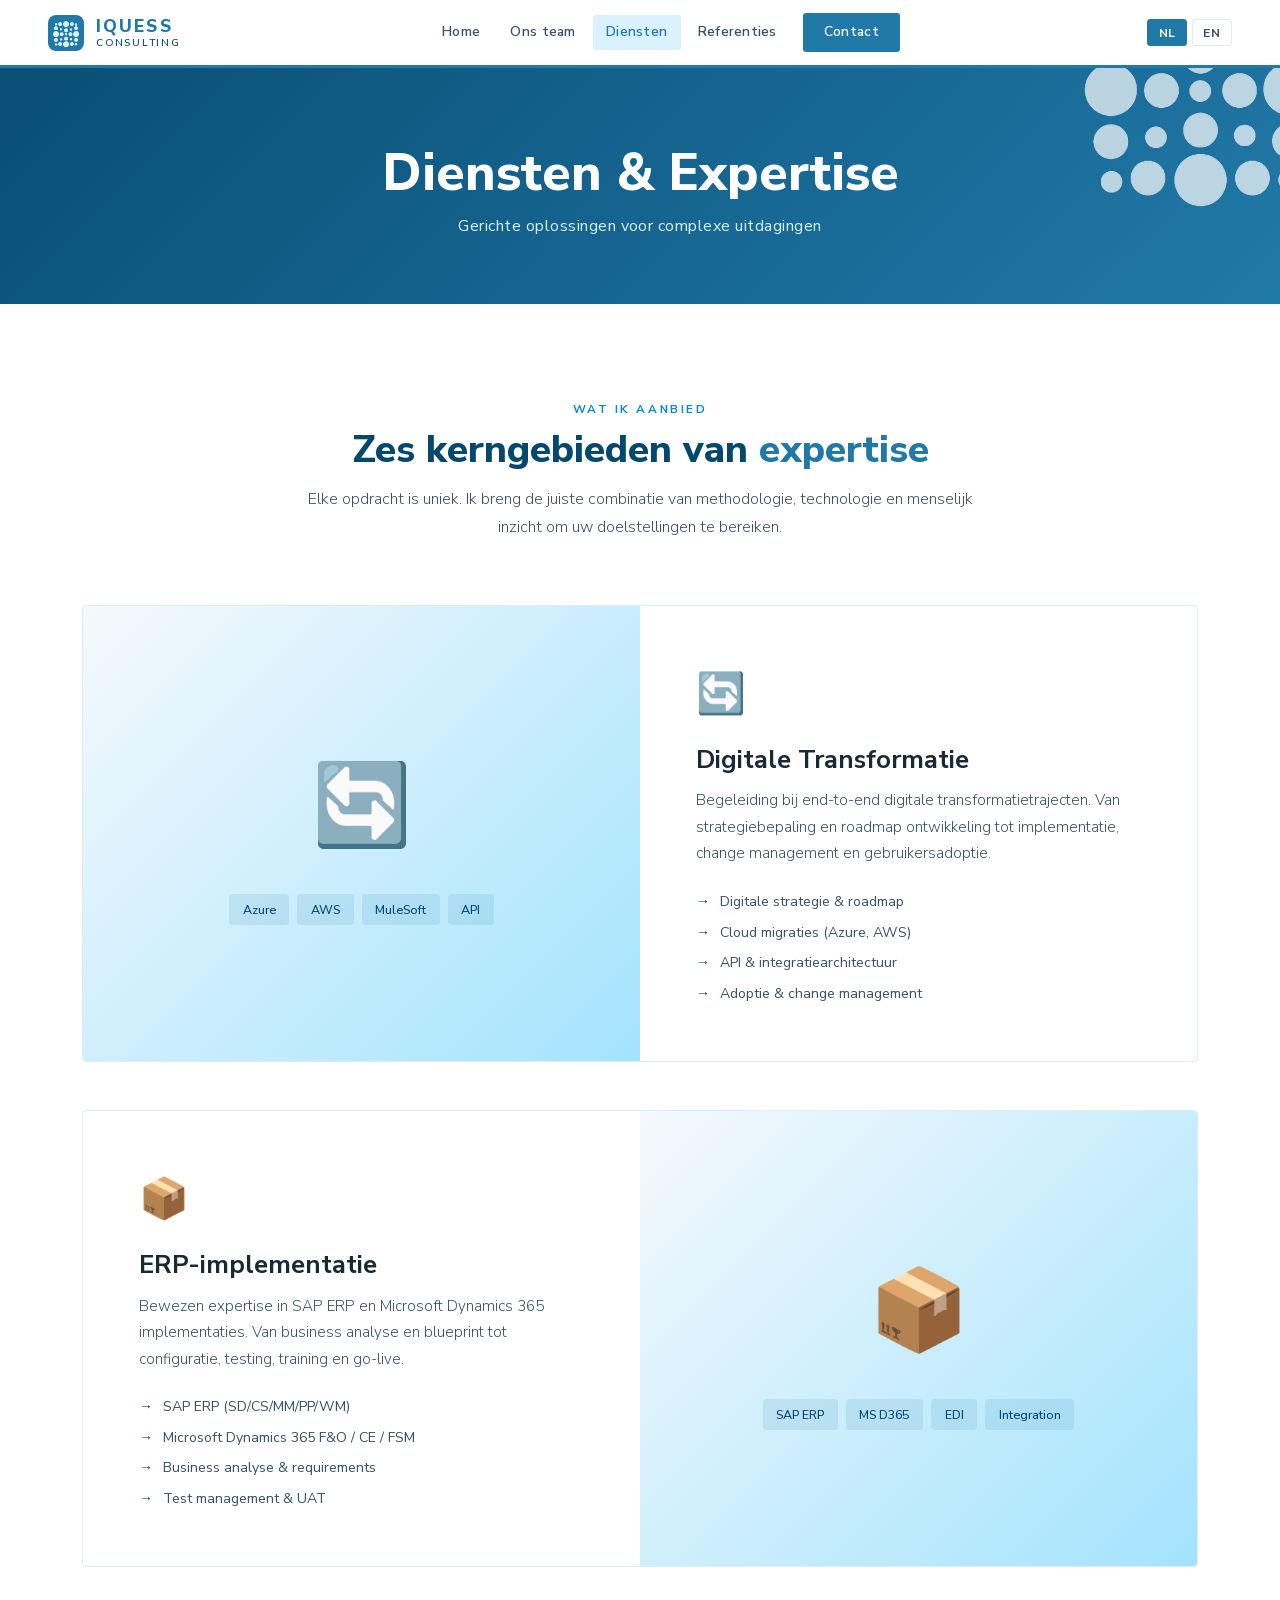
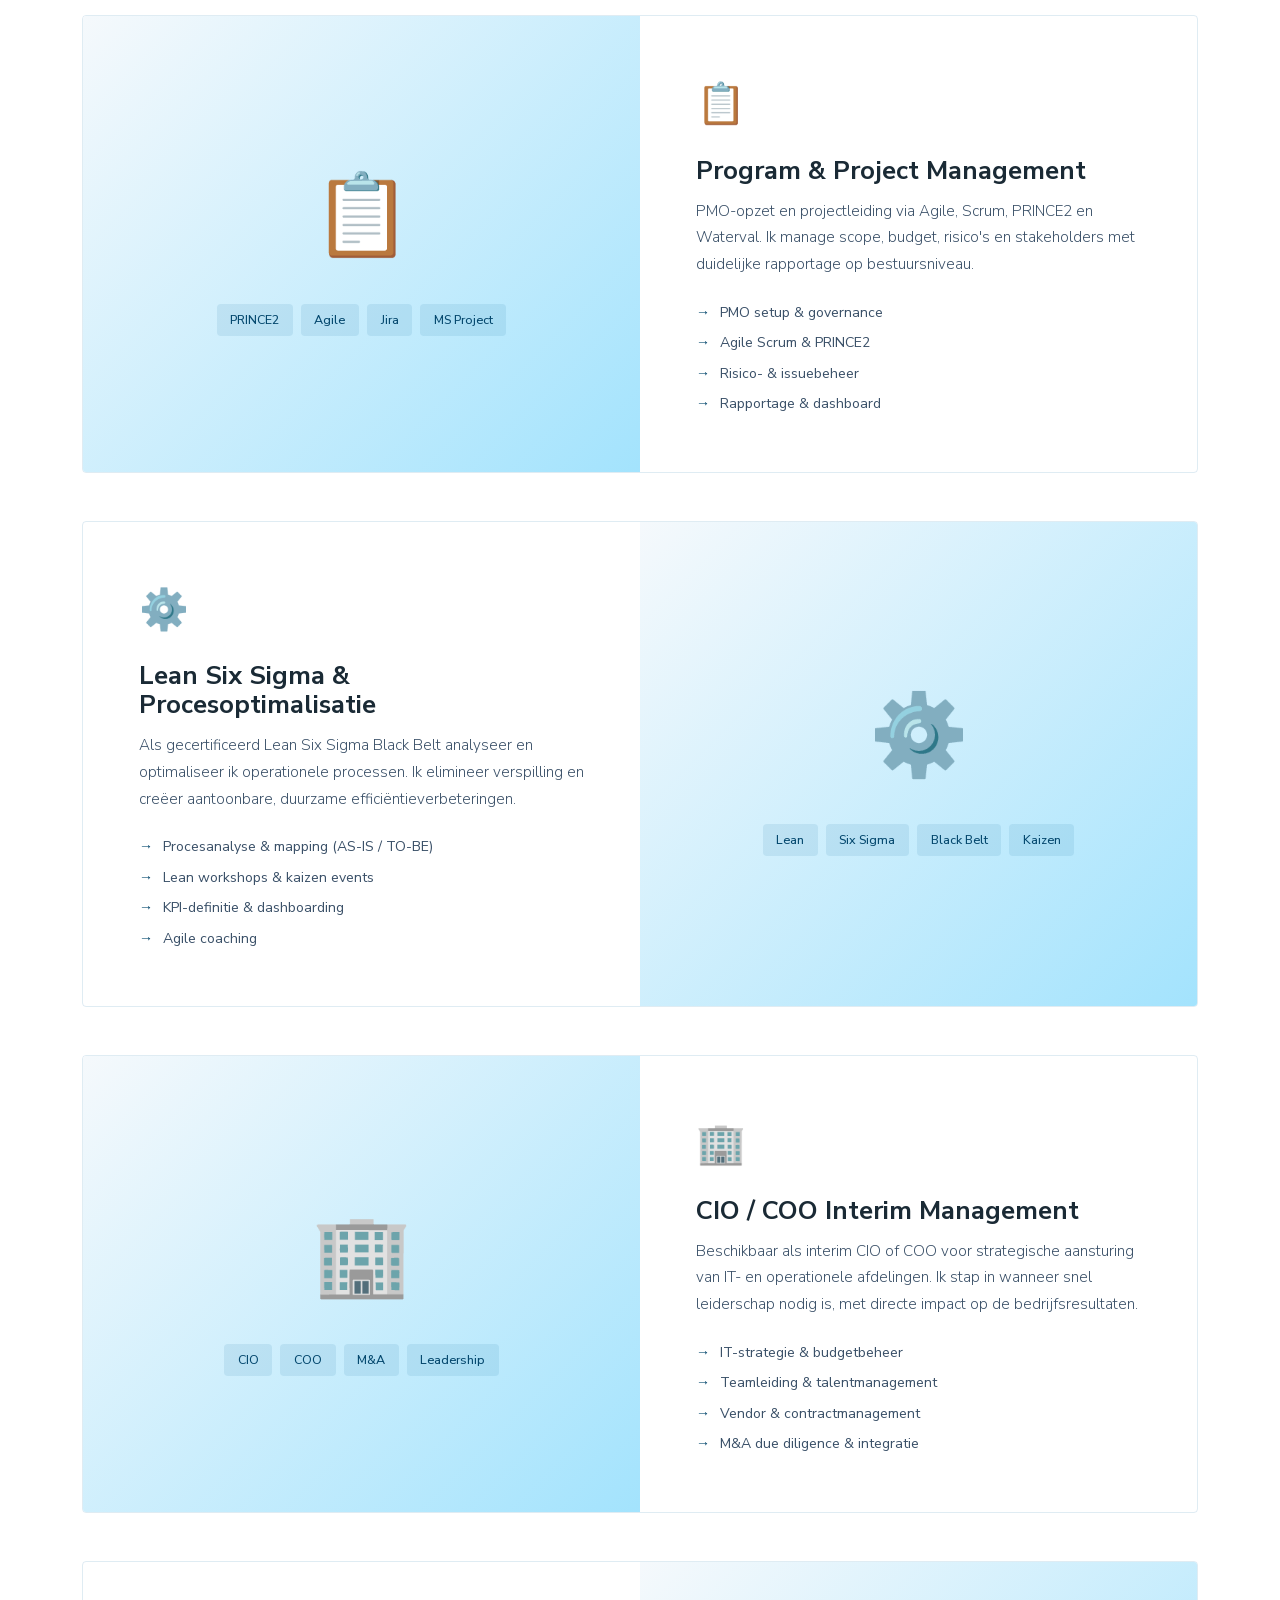
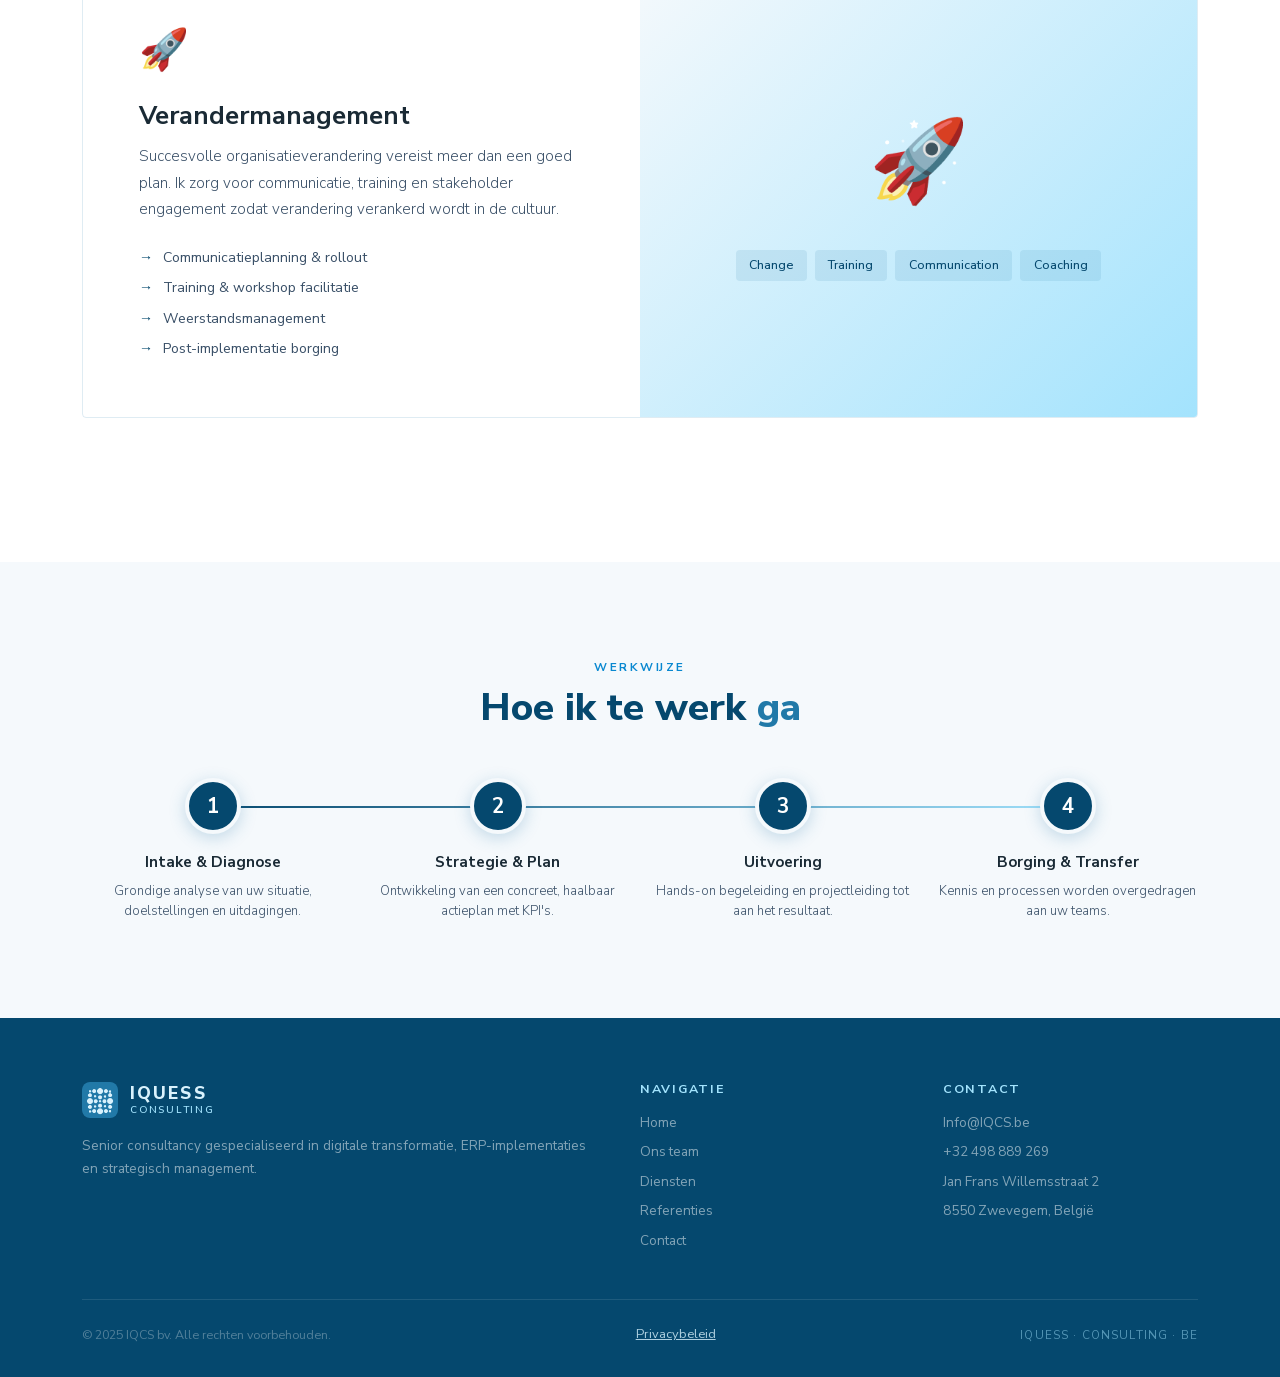
<file: services.html>
<!DOCTYPE html>
<html lang="nl">
<head>
<meta charset="UTF-8">
<meta name="viewport" content="width=device-width, initial-scale=1.0">
<title data-nl="Diensten – IQCS" data-en="Services – IQCS">Diensten – IQCS</title>
<meta name="description" content="Diensten van iQuess Consulting: interim management, ERP-implementaties (SAP, D365), digitale transformatie, Lean Six Sigma en programmamanagement.">
<link rel="canonical" href="https://iqcs.be/services.html">
<meta property="og:type" content="website">
<meta property="og:site_name" content="iQuess Consulting bv">
<meta property="og:locale" content="nl_BE">
<meta property="og:url" content="https://iqcs.be/services.html">
<meta property="og:title" content="Diensten – IQCS">
<meta property="og:description" content="Diensten van iQuess Consulting: interim management, ERP-implementaties (SAP, D365), digitale transformatie, Lean Six Sigma en programmamanagement.">
<meta property="og:image" content="https://iqcs.be/images/logo.png">
<link rel="icon" type="image/x-icon" href="images/favicon.ico">
<link rel="icon" type="image/png" sizes="32x32" href="images/favicon-32x32.png">
<link rel="icon" type="image/png" sizes="16x16" href="images/favicon-16x16.png">
<link rel="apple-touch-icon" sizes="180x180" href="images/apple-touch-icon.png">
<link rel="stylesheet" href="style.css">
<style>
.services-main { padding: 6rem 0; background: var(--iqcs-wit); }
.services-intro { text-align: center; margin-bottom: 4rem; }
.services-intro .section-sub { max-width: 700px; margin: 0 auto 0; }

.service-block {
  display: grid; grid-template-columns: 1fr 1fr;
  gap: 0; border-radius: 4px; overflow: hidden;
  border: 1px solid var(--border); margin-bottom: 3rem;
  transition: box-shadow 0.3s;
}
.service-block:hover { box-shadow: 0 16px 60px rgba(42,122,173,0.12); }
.service-block:nth-child(even) .service-block-visual { order: -1; }

.service-block-content { padding: 3.5rem; display: flex; flex-direction: column; justify-content: center; }
.service-block-icon { font-size: 2.5rem; margin-bottom: 1.2rem; }
.service-block-title { font-size: 1.6rem; font-weight: 700; color: var(--text-body); margin-bottom: 0.8rem; }
.service-block-desc { font-size: 0.95rem; font-weight: 300; color: var(--text-mid); line-height: 1.75; margin-bottom: 1.5rem; }
.service-list { list-style: none; display: flex; flex-direction: column; gap: 0.5rem; }
.service-list li { display: flex; align-items: flex-start; gap: 0.6rem; font-size: 0.88rem; color: var(--text-mid); }
.service-list li::before { content: '→'; color: var(--iqcs-donker); font-weight: 700; flex-shrink: 0; }

.service-block-visual {
  background: linear-gradient(135deg, var(--iqcs-bg-licht) 0%, var(--iqcs-midden) 100%);
  display: flex; align-items: center; justify-content: center;
  padding: 3rem; min-height: 280px;
}
.service-visual-inner {
  text-align: center;
}
.service-big-icon { font-size: 5rem; display: block; margin-bottom: 1.5rem; }
.service-tags { display: flex; flex-wrap: wrap; gap: 0.5rem; justify-content: center; }
.service-tag { background: rgba(42,122,173,0.12); color: var(--iqcs-donker); border-radius: 4px; padding: 0.35rem 0.85rem; font-size: 0.78rem; font-weight: 500; }

.process-section { padding: 6rem 0; background: var(--iqcs-bg-licht); }
.process-steps { display: grid; grid-template-columns: repeat(4, 1fr); gap: 1.5rem; margin-top: 3rem; position: relative; }
.process-steps::before {
  content: ''; position: absolute; top: 28px; left: 10%; right: 10%; height: 2px;
  background: linear-gradient(90deg, var(--iqcs-donker), var(--iqcs-midden)); z-index: 0;
}
.process-step { text-align: center; position: relative; z-index: 1; }
.step-num {
  width: 56px; height: 56px; border-radius: 50%;
  background: var(--iqcs-donker); color: var(--iqcs-wit);
  font-family: 'Nunito Sans', sans-serif; font-size: 1.3rem; font-weight: 700;
  display: flex; align-items: center; justify-content: center;
  margin: 0 auto 1rem; border: 4px solid var(--iqcs-bg-licht);
  box-shadow: 0 4px 16px rgba(42,122,173,0.25);
}
.step-title { font-weight: 700; font-size: 0.95rem; color: var(--text-body); margin-bottom: 0.4rem; }
.step-desc { font-size: 0.82rem; font-weight: 300; color: var(--text-mid); line-height: 1.55; }

@media (max-width: 900px) {
  .service-block { grid-template-columns: 1fr; }
  .service-block:nth-child(even) .service-block-visual { order: 0; }
  .process-steps { grid-template-columns: 1fr 1fr; }
  .process-steps::before { display: none; }
}
</style>
</head>
<body>

<a href="#main" class="skip-link" data-nl="Ga naar hoofdinhoud" data-en="Skip to main content">Ga naar hoofdinhoud</a>

<div id="nav-container"></div>
<noscript>
  <nav class="noscript-nav">
    <a href="index.html">Home</a>
    <a href="about.html">Ons team</a>
    <a href="services.html">Diensten</a>
    <a href="cases.html">Referenties</a>
    <a href="contact.html">Contact</a>
  </nav>
</noscript>

<div class="page-hero" id="main">
  <h1 data-nl="Diensten & Expertise" data-en="Services & Expertise">Diensten & Expertise</h1>
  <p data-nl="Gerichte oplossingen voor complexe uitdagingen" data-en="Targeted solutions for complex challenges">Gerichte oplossingen voor complexe uitdagingen</p>
</div>

<section class="services-main">
  <div class="container">
    <div class="services-intro reveal">
      <p class="section-label" data-nl="Wat ik aanbied" data-en="What I offer">Wat ik aanbied</p>
      <h2 class="section-title" data-nl="Zes kerngebieden van <span>expertise</span>" data-en="Six core areas of <span>expertise</span>">Zes kerngebieden van <span>expertise</span></h2>
      <p class="section-sub" data-nl="Elke opdracht is uniek. Ik breng de juiste combinatie van methodologie, technologie en menselijk inzicht om uw doelstellingen te bereiken." data-en="Every assignment is unique. I bring the right combination of methodology, technology and human insight to achieve your objectives.">Elke opdracht is uniek. Ik breng de juiste combinatie van methodologie, technologie en menselijk inzicht om uw doelstellingen te bereiken.</p>
    </div>

    <!-- Service 1 -->
    <div class="service-block reveal">
      <div class="service-block-content">
        <div class="service-block-icon" aria-hidden="true">🔄</div>
        <h3 class="service-block-title" data-nl="Digitale Transformatie" data-en="Digital Transformation">Digitale Transformatie</h3>
        <p class="service-block-desc" data-nl="Begeleiding bij end-to-end digitale transformatietrajecten. Van strategiebepaling en roadmap ontwikkeling tot implementatie, change management en gebruikersadoptie." data-en="Guidance through end-to-end digital transformation journeys. From strategy definition and roadmap development to implementation, change management and user adoption.">Begeleiding bij end-to-end digitale transformatietrajecten. Van strategiebepaling en roadmap ontwikkeling tot implementatie, change management en gebruikersadoptie.</p>
        <ul class="service-list">
          <li data-nl="Digitale strategie & roadmap" data-en="Digital strategy & roadmap">Digitale strategie & roadmap</li>
          <li data-nl="Cloud migraties (Azure, AWS)" data-en="Cloud migrations (Azure, AWS)">Cloud migraties (Azure, AWS)</li>
          <li data-nl="API & integratiearchitectuur" data-en="API & integration architecture">API & integratiearchitectuur</li>
          <li data-nl="Adoptie & change management" data-en="Adoption & change management">Adoptie & change management</li>
        </ul>
      </div>
      <div class="service-block-visual">
        <div class="service-visual-inner">
          <span class="service-big-icon" aria-hidden="true">🔄</span>
          <div class="service-tags"><span class="service-tag">Azure</span><span class="service-tag">AWS</span><span class="service-tag">MuleSoft</span><span class="service-tag">API</span></div>
        </div>
      </div>
    </div>

    <!-- Service 2 -->
    <div class="service-block reveal">
      <div class="service-block-content">
        <div class="service-block-icon" aria-hidden="true">📦</div>
        <h3 class="service-block-title" data-nl="ERP-implementatie" data-en="ERP Implementation">ERP-implementatie</h3>
        <p class="service-block-desc" data-nl="Bewezen expertise in SAP ERP en Microsoft Dynamics 365 implementaties. Van business analyse en blueprint tot configuratie, testing, training en go-live." data-en="Proven expertise in SAP ERP and Microsoft Dynamics 365 implementations. From business analysis and blueprint to configuration, testing, training and go-live.">Bewezen expertise in SAP ERP en Microsoft Dynamics 365 implementaties. Van business analyse en blueprint tot configuratie, testing, training en go-live.</p>
        <ul class="service-list">
          <li data-nl="SAP ERP (SD/CS/MM/PP/WM)" data-en="SAP ERP (SD/CS/MM/PP/WM)">SAP ERP (SD/CS/MM/PP/WM)</li>
          <li data-nl="Microsoft Dynamics 365 F&O / CE / FSM" data-en="Microsoft Dynamics 365 F&O / CE / FSM">Microsoft Dynamics 365 F&O / CE / FSM</li>
          <li data-nl="Business analyse & requirements" data-en="Business analysis & requirements">Business analyse & requirements</li>
          <li data-nl="Test management & UAT" data-en="Test management & UAT">Test management & UAT</li>
        </ul>
      </div>
      <div class="service-block-visual">
        <div class="service-visual-inner">
          <span class="service-big-icon" aria-hidden="true">📦</span>
          <div class="service-tags"><span class="service-tag">SAP ERP</span><span class="service-tag">MS D365</span><span class="service-tag">EDI</span><span class="service-tag">Integration</span></div>
        </div>
      </div>
    </div>

    <!-- Service 3 -->
    <div class="service-block reveal">
      <div class="service-block-content">
        <div class="service-block-icon" aria-hidden="true">📋</div>
        <h3 class="service-block-title" data-nl="Program & Project Management" data-en="Program & Project Management">Program & Project Management</h3>
        <p class="service-block-desc" data-nl="PMO-opzet en projectleiding via Agile, Scrum, PRINCE2 en Waterval. Ik manage scope, budget, risico's en stakeholders met duidelijke rapportage op bestuursniveau." data-en="PMO setup and project leadership via Agile, Scrum, PRINCE2 and Waterfall. I manage scope, budget, risks and stakeholders with clear board-level reporting.">PMO-opzet en projectleiding via Agile, Scrum, PRINCE2 en Waterval. Ik manage scope, budget, risico's en stakeholders met duidelijke rapportage op bestuursniveau.</p>
        <ul class="service-list">
          <li data-nl="PMO setup & governance" data-en="PMO setup & governance">PMO setup & governance</li>
          <li data-nl="Agile Scrum & PRINCE2" data-en="Agile Scrum & PRINCE2">Agile Scrum & PRINCE2</li>
          <li data-nl="Risico- & issuebeheer" data-en="Risk & issue management">Risico- & issuebeheer</li>
          <li data-nl="Rapportage & dashboard" data-en="Reporting & dashboard">Rapportage & dashboard</li>
        </ul>
      </div>
      <div class="service-block-visual">
        <div class="service-visual-inner">
          <span class="service-big-icon" aria-hidden="true">📋</span>
          <div class="service-tags"><span class="service-tag">PRINCE2</span><span class="service-tag">Agile</span><span class="service-tag">Jira</span><span class="service-tag">MS Project</span></div>
        </div>
      </div>
    </div>

    <!-- Service 4 -->
    <div class="service-block reveal">
      <div class="service-block-content">
        <div class="service-block-icon" aria-hidden="true">⚙️</div>
        <h3 class="service-block-title" data-nl="Lean Six Sigma & Procesoptimalisatie" data-en="Lean Six Sigma & Process Optimisation">Lean Six Sigma & Procesoptimalisatie</h3>
        <p class="service-block-desc" data-nl="Als gecertificeerd Lean Six Sigma Black Belt analyseer en optimaliseer ik operationele processen. Ik elimineer verspilling en creëer aantoonbare, duurzame efficiëntieverbeteringen." data-en="As a certified Lean Six Sigma Black Belt, I analyse and optimise operational processes. I eliminate waste and create demonstrable, sustainable efficiency improvements.">Als gecertificeerd Lean Six Sigma Black Belt analyseer en optimaliseer ik operationele processen. Ik elimineer verspilling en creëer aantoonbare, duurzame efficiëntieverbeteringen.</p>
        <ul class="service-list">
          <li data-nl="Procesanalyse & mapping (AS-IS / TO-BE)" data-en="Process analysis & mapping (AS-IS / TO-BE)">Procesanalyse & mapping (AS-IS / TO-BE)</li>
          <li data-nl="Lean workshops & kaizen events" data-en="Lean workshops & kaizen events">Lean workshops & kaizen events</li>
          <li data-nl="KPI-definitie & dashboarding" data-en="KPI definition & dashboarding">KPI-definitie & dashboarding</li>
          <li data-nl="Agile coaching" data-en="Agile coaching">Agile coaching</li>
        </ul>
      </div>
      <div class="service-block-visual">
        <div class="service-visual-inner">
          <span class="service-big-icon" aria-hidden="true">⚙️</span>
          <div class="service-tags"><span class="service-tag">Lean</span><span class="service-tag">Six Sigma</span><span class="service-tag">Black Belt</span><span class="service-tag">Kaizen</span></div>
        </div>
      </div>
    </div>

    <!-- Service 5 -->
    <div class="service-block reveal">
      <div class="service-block-content">
        <div class="service-block-icon" aria-hidden="true">🏢</div>
        <h3 class="service-block-title" data-nl="CIO / COO Interim Management" data-en="CIO / COO Interim Management">CIO / COO Interim Management</h3>
        <p class="service-block-desc" data-nl="Beschikbaar als interim CIO of COO voor strategische aansturing van IT- en operationele afdelingen. Ik stap in wanneer snel leiderschap nodig is, met directe impact op de bedrijfsresultaten." data-en="Available as interim CIO or COO for strategic management of IT and operational departments. I step in when rapid leadership is needed, with direct impact on business results.">Beschikbaar als interim CIO of COO voor strategische aansturing van IT- en operationele afdelingen. Ik stap in wanneer snel leiderschap nodig is, met directe impact op de bedrijfsresultaten.</p>
        <ul class="service-list">
          <li data-nl="IT-strategie & budgetbeheer" data-en="IT strategy & budget management">IT-strategie & budgetbeheer</li>
          <li data-nl="Teamleiding & talentmanagement" data-en="Team leadership & talent management">Teamleiding & talentmanagement</li>
          <li data-nl="Vendor & contractmanagement" data-en="Vendor & contract management">Vendor & contractmanagement</li>
          <li data-nl="M&A due diligence & integratie" data-en="M&A due diligence & integration">M&A due diligence & integratie</li>
        </ul>
      </div>
      <div class="service-block-visual">
        <div class="service-visual-inner">
          <span class="service-big-icon" aria-hidden="true">🏢</span>
          <div class="service-tags"><span class="service-tag">CIO</span><span class="service-tag">COO</span><span class="service-tag">M&A</span><span class="service-tag">Leadership</span></div>
        </div>
      </div>
    </div>

    <!-- Service 6 -->
    <div class="service-block reveal">
      <div class="service-block-content">
        <div class="service-block-icon" aria-hidden="true">🚀</div>
        <h3 class="service-block-title" data-nl="Verandermanagement" data-en="Change Management">Verandermanagement</h3>
        <p class="service-block-desc" data-nl="Succesvolle organisatieverandering vereist meer dan een goed plan. Ik zorg voor communicatie, training en stakeholder engagement zodat verandering verankerd wordt in de cultuur." data-en="Successful organisational change requires more than a good plan. I ensure communication, training and stakeholder engagement so that change becomes embedded in the culture.">Succesvolle organisatieverandering vereist meer dan een goed plan. Ik zorg voor communicatie, training en stakeholder engagement zodat verandering verankerd wordt in de cultuur.</p>
        <ul class="service-list">
          <li data-nl="Communicatieplanning & rollout" data-en="Communication planning & rollout">Communicatieplanning & rollout</li>
          <li data-nl="Training & workshop facilitatie" data-en="Training & workshop facilitation">Training & workshop facilitatie</li>
          <li data-nl="Weerstandsmanagement" data-en="Resistance management">Weerstandsmanagement</li>
          <li data-nl="Post-implementatie borging" data-en="Post-implementation embedding">Post-implementatie borging</li>
        </ul>
      </div>
      <div class="service-block-visual">
        <div class="service-visual-inner">
          <span class="service-big-icon" aria-hidden="true">🚀</span>
          <div class="service-tags"><span class="service-tag">Change</span><span class="service-tag">Training</span><span class="service-tag">Communication</span><span class="service-tag">Coaching</span></div>
        </div>
      </div>
    </div>

  </div>
</section>

<!-- PROCESS -->
<section class="process-section">
  <div class="container">
    <div class="reveal" style="text-align:center; margin-bottom:0;">
      <p class="section-label" data-nl="Werkwijze" data-en="Approach">Werkwijze</p>
      <h2 class="section-title" data-nl="Hoe ik te werk <span>ga</span>" data-en="How I <span>work</span>">Hoe ik te werk <span>ga</span></h2>
    </div>
    <div class="process-steps">
      <div class="process-step reveal">
        <div class="step-num">1</div>
        <div class="step-title" data-nl="Intake & Diagnose" data-en="Intake & Diagnosis">Intake & Diagnose</div>
        <div class="step-desc" data-nl="Grondige analyse van uw situatie, doelstellingen en uitdagingen." data-en="Thorough analysis of your situation, objectives and challenges.">Grondige analyse van uw situatie, doelstellingen en uitdagingen.</div>
      </div>
      <div class="process-step reveal">
        <div class="step-num">2</div>
        <div class="step-title" data-nl="Strategie & Plan" data-en="Strategy & Plan">Strategie & Plan</div>
        <div class="step-desc" data-nl="Ontwikkeling van een concreet, haalbaar actieplan met KPI's." data-en="Development of a concrete, achievable action plan with KPIs.">Ontwikkeling van een concreet, haalbaar actieplan met KPI's.</div>
      </div>
      <div class="process-step reveal">
        <div class="step-num">3</div>
        <div class="step-title" data-nl="Uitvoering" data-en="Execution">Uitvoering</div>
        <div class="step-desc" data-nl="Hands-on begeleiding en projectleiding tot aan het resultaat." data-en="Hands-on guidance and project management through to the result.">Hands-on begeleiding en projectleiding tot aan het resultaat.</div>
      </div>
      <div class="process-step reveal">
        <div class="step-num">4</div>
        <div class="step-title" data-nl="Borging & Transfer" data-en="Embedding & Transfer">Borging & Transfer</div>
        <div class="step-desc" data-nl="Kennis en processen worden overgedragen aan uw teams." data-en="Knowledge and processes are transferred to your teams.">Kennis en processen worden overgedragen aan uw teams.</div>
      </div>
    </div>
  </div>
</section>

<div id="footer-container"></div>
<script src="nav-footer.js"></script>
<script src="main.js"></script>
<script>
  document.getElementById('nav-container').innerHTML = getNavHTML('services.html');
  document.getElementById('footer-container').innerHTML = getFooterHTML();
</script>
</body>
</html>
</file>
<file: style.css>
/* ============================================
   iQuess Consulting bv — Website V0.2
   Brand-compliant stylesheet
   ============================================ */

@font-face {
  font-family: 'Nunito Sans';
  font-style: normal;
  font-weight: 300 800;
  font-display: swap;
  src: url('fonts/nunito-sans-variable.woff2') format('woff2');
}

:root {
  /* ── IQCS Officieel Kleurenpalet ── */
  --iqcs-blauw:       #2179A8;   /* primair — 60% */
  --iqcs-donker:      #05486E;   /* headers, zware accenten */
  --iqcs-helder:      #0988D0;   /* interactieve elementen */
  --iqcs-midden:      #A3E3FD;   /* secundaire accenten */
  --iqcs-licht:       #D9F2FD;   /* logo stippen, lichte accenten — 10% */
  --iqcs-wit:         #FFFFFF;   /* 30% */
  --iqcs-zwart:       #000000;   /* bodytekst op wit */
  --iqcs-grijs:       #E8EAED;   /* subtiele achtergronden */
  --iqcs-bg-licht:    #F5F9FC;   /* lichte pagina achtergrond */

  /* Afgeleiden */
  --text-body:        #1a2a35;
  --text-mid:         #3a5068;
  --border:           rgba(33,121,168,0.14);
}

*, *::before, *::after { box-sizing: border-box; margin: 0; padding: 0; }
html { scroll-behavior: smooth; }
body {
  font-family: 'Nunito Sans', 'Calibri', sans-serif;
  color: var(--iqcs-zwart);
  background: var(--iqcs-wit);
  overflow-x: hidden;
  line-height: 1.6;
}

h1, h2, h3, h4 {
  font-family: 'Nunito Sans', 'Calibri', sans-serif;
  font-weight: 800; line-height: 1.15;
}
a { text-decoration: none; color: inherit; }
ul { list-style: none; }
img { max-width: 100%; display: block; }

/* ── UTILITIES ── */
.container { max-width: 1180px; margin: 0 auto; padding: 0 2rem; }

.section-label {
  font-size: 0.73rem; font-weight: 700;
  letter-spacing: 0.22em; text-transform: uppercase;
  color: var(--iqcs-helder); margin-bottom: 0.6rem;
}
.section-title {
  font-size: clamp(1.9rem, 3vw, 2.7rem); font-weight: 800;
  color: var(--iqcs-donker); margin-bottom: 0.8rem;
}
.section-title span { color: var(--iqcs-blauw); }
.section-title.on-blue { color: var(--iqcs-wit); }
.section-title.on-blue span { color: var(--iqcs-licht); }

.section-sub {
  font-size: 1rem; font-weight: 300; color: var(--text-mid);
  max-width: 580px; line-height: 1.75; margin-bottom: 3rem;
}

.btn-primary {
  display: inline-block;
  background: var(--iqcs-blauw); color: var(--iqcs-wit);
  padding: 0.85rem 2rem; border-radius: 4px;
  font-weight: 700; font-size: 0.92rem; letter-spacing: 0.03em;
  transition: background 0.2s, transform 0.2s;
  box-shadow: 0 4px 18px rgba(33,121,168,0.3);
}
.btn-primary:hover { background: var(--iqcs-donker); transform: translateY(-2px); }

.btn-outline {
  display: inline-block;
  border: 2px solid var(--iqcs-blauw); color: var(--iqcs-blauw);
  padding: 0.82rem 2rem; border-radius: 4px;
  font-weight: 700; font-size: 0.92rem;
  transition: all 0.2s;
}
.btn-outline:hover { background: var(--iqcs-blauw); color: var(--iqcs-wit); transform: translateY(-2px); }

.btn-white {
  display: inline-block;
  background: var(--iqcs-wit); color: var(--iqcs-blauw);
  padding: 0.85rem 2.2rem; border-radius: 4px;
  font-weight: 700; font-size: 0.95rem;
  transition: all 0.2s;
}
.btn-white:hover { background: var(--iqcs-licht); transform: translateY(-2px); }

/* ── SKIP LINK (toegankelijkheid) ── */
.skip-link {
  position: absolute; left: -9999px; top: 0; z-index: 1000;
  background: var(--iqcs-donker); color: var(--iqcs-wit);
  padding: 0.8rem 1.4rem; font-weight: 700; font-size: 0.9rem;
  border-radius: 0 0 4px 0;
}
.skip-link:focus { left: 0; }

.noscript-nav {
  display: flex; flex-wrap: wrap; gap: 1.2rem;
  padding: 1rem 2rem; background: var(--iqcs-donker);
}
.noscript-nav a { color: var(--iqcs-wit); font-weight: 600; font-size: 0.9rem; }
.noscript-nav a:hover { text-decoration: underline; }

/* ── NAVIGATION ── */
nav {
  position: fixed; top: 0; left: 0; right: 0; z-index: 200;
  display: flex; align-items: center; justify-content: space-between;
  padding: 0 3rem; height: 68px;
  background: var(--iqcs-wit);
  border-bottom: 3px solid var(--iqcs-blauw);
  transition: box-shadow 0.3s;
}
nav.scrolled { box-shadow: 0 4px 24px rgba(5,72,110,0.12); }

/* ── BRAND LOCKUP (uniforme logo + tekst combinatie — nav, footer, hero) ── */
.brand-lockup { display: flex; align-items: center; gap: 0.75rem; }
.brand-lockup img { width: 36px; height: 36px; border-radius: 8px; object-fit: contain; }
.brand-lockup-text { display: flex; flex-direction: column; line-height: 1.25; }
.brand-lockup-main {
  font-size: 1.1rem; font-weight: 800; color: var(--iqcs-blauw);
  letter-spacing: 0.12em; text-transform: uppercase;
}
.brand-lockup-sub {
  font-size: 0.62rem; font-weight: 600; color: var(--iqcs-donker);
  letter-spacing: 0.18em; text-transform: uppercase;
}
.brand-lockup.on-dark .brand-lockup-main { color: var(--iqcs-licht); }
.brand-lockup.on-dark .brand-lockup-sub { color: var(--iqcs-midden); }

.nav-logo { display: flex; align-items: center; gap: 0.75rem; }

.nav-links { display: flex; gap: 0.2rem; align-items: center; }
.nav-links a {
  padding: 0.4rem 0.85rem; border-radius: 3px;
  font-size: 0.87rem; font-weight: 600; color: var(--text-mid);
  letter-spacing: 0.02em; transition: all 0.2s;
}
.nav-links a:hover, .nav-links a.active {
  color: var(--iqcs-blauw); background: var(--iqcs-licht);
}
.nav-links a.nav-cta {
  background: var(--iqcs-blauw); color: var(--iqcs-wit) !important;
  padding: 0.5rem 1.3rem; border-radius: 3px; margin-left: 0.6rem;
}
.nav-links a.nav-cta:hover { background: var(--iqcs-donker); }

.nav-right { display: flex; align-items: center; gap: 1rem; }
.lang-switcher { display: flex; gap: 0.3rem; }
.lang-btn {
  background: none; border: 1.5px solid var(--border);
  color: var(--text-mid); font-size: 0.75rem; font-weight: 700;
  padding: 0.28rem 0.65rem; border-radius: 3px; cursor: pointer;
  font-family: 'Nunito Sans', sans-serif; letter-spacing: 0.05em;
  transition: all 0.2s;
}
.lang-btn.active, .lang-btn:hover {
  background: var(--iqcs-blauw); color: var(--iqcs-wit); border-color: var(--iqcs-blauw);
}

.hamburger {
  display: none; flex-direction: column; gap: 5px; cursor: pointer; padding: 4px;
  background: none; border: none; -webkit-appearance: none; appearance: none;
}
.hamburger span { display: block; width: 24px; height: 2px; background: var(--iqcs-blauw); border-radius: 2px; transition: all 0.3s; }

/* ── PAGE HERO (inner pages) ── */
.page-hero {
  background: var(--iqcs-blauw);
  padding: 9rem 0 4rem;
  text-align: center; position: relative; overflow: hidden;
}
.page-hero::before {
  content: ''; position: absolute; inset: 0;
  background: linear-gradient(135deg, var(--iqcs-donker) 0%, var(--iqcs-blauw) 100%);
  opacity: 0.9;
}
/* Decoratief stippen-motief (brand element, uit logo.png) */
.page-hero::after {
  content: '';
  position: absolute; right: -80px; top: -80px;
  width: 320px; height: 320px;
  background-image: url('images/dots-pattern.png');
  background-size: contain; background-repeat: no-repeat;
  opacity: 0.7;
}
.page-hero h1 {
  color: var(--iqcs-wit); font-size: clamp(2rem,4vw,3.2rem);
  margin-bottom: 0.7rem; position: relative;
}
.page-hero p {
  color: var(--iqcs-licht); font-size: 1rem; font-weight: 400;
  position: relative; letter-spacing: 0.03em;
}

/* ── HEADER BAR (brand element voor secties) ── */
.header-bar {
  background: var(--iqcs-blauw); padding: 0.7rem 1.5rem;
  display: inline-block; border-radius: 2px;
  color: var(--iqcs-wit); font-size: 0.75rem; font-weight: 700;
  letter-spacing: 0.18em; text-transform: uppercase;
  margin-bottom: 1.2rem;
}

/* ── CARDS ── */
.card {
  background: var(--iqcs-wit); border-radius: 4px;
  border: 1px solid var(--border);
  border-top: 4px solid var(--iqcs-blauw);
  padding: 2rem; transition: transform 0.3s, box-shadow 0.3s;
}
.card:hover {
  transform: translateY(-5px);
  box-shadow: 0 16px 48px rgba(33,121,168,0.14);
}

/* ── FOOTER ── */
footer { background: var(--iqcs-donker); color: var(--iqcs-wit); padding: 4rem 0 2rem; }
.footer-grid { display: grid; grid-template-columns: 2fr 1fr 1fr; gap: 3rem; margin-bottom: 2.5rem; }
.footer-brand p { font-size: 0.85rem; color: rgba(255,255,255,0.5); line-height: 1.7; margin-top: 1rem; }
.footer-col h4 { font-size: 0.78rem; color: var(--iqcs-midden); letter-spacing: 0.14em; text-transform: uppercase; margin-bottom: 1rem; font-weight: 700; }
.footer-col a { display: block; font-size: 0.84rem; color: rgba(255,255,255,0.5); margin-bottom: 0.5rem; transition: color 0.2s; }
.footer-col a:hover { color: var(--iqcs-wit); }
.footer-bottom {
  border-top: 1px solid rgba(255,255,255,0.1); padding-top: 1.5rem;
  display: flex; justify-content: space-between; align-items: center;
  font-size: 0.78rem; color: rgba(255,255,255,0.3);
}
.footer-logo-row { margin-bottom: 0.4rem; }

/* ── REVEAL ── */
.reveal { opacity: 0; transform: translateY(24px); transition: opacity 0.65s ease, transform 0.65s ease; }
.reveal.visible { opacity: 1; transform: translateY(0); }

/* ── DOTS DECORATIEF MOTIEF ── */
.dots-deco {
  display: grid; grid-template-columns: repeat(5, 1fr); gap: 1.2rem; opacity: 0.18;
  position: absolute; pointer-events: none;
}
.dots-deco .d {
  background: var(--iqcs-licht); border-radius: 50%;
  animation: breathe 3.5s infinite ease-in-out;
}
@keyframes breathe { 0%,100%{transform:scale(1)} 50%{transform:scale(1.1)} }

/* ── RESPONSIVE ── */
@media (max-width: 900px) {
  nav { padding: 0 1.5rem; }
  .nav-links { display: none; flex-direction: column; position: absolute; top: 68px; left: 0; right: 0; background: var(--iqcs-wit); padding: 1rem; border-bottom: 3px solid var(--iqcs-blauw); }
  .nav-links.open { display: flex; }
  .hamburger { display: flex; }
  .footer-grid { grid-template-columns: 1fr; gap: 2rem; }
  .footer-bottom { flex-direction: column; gap: 0.5rem; text-align: center; }
}
</file>
